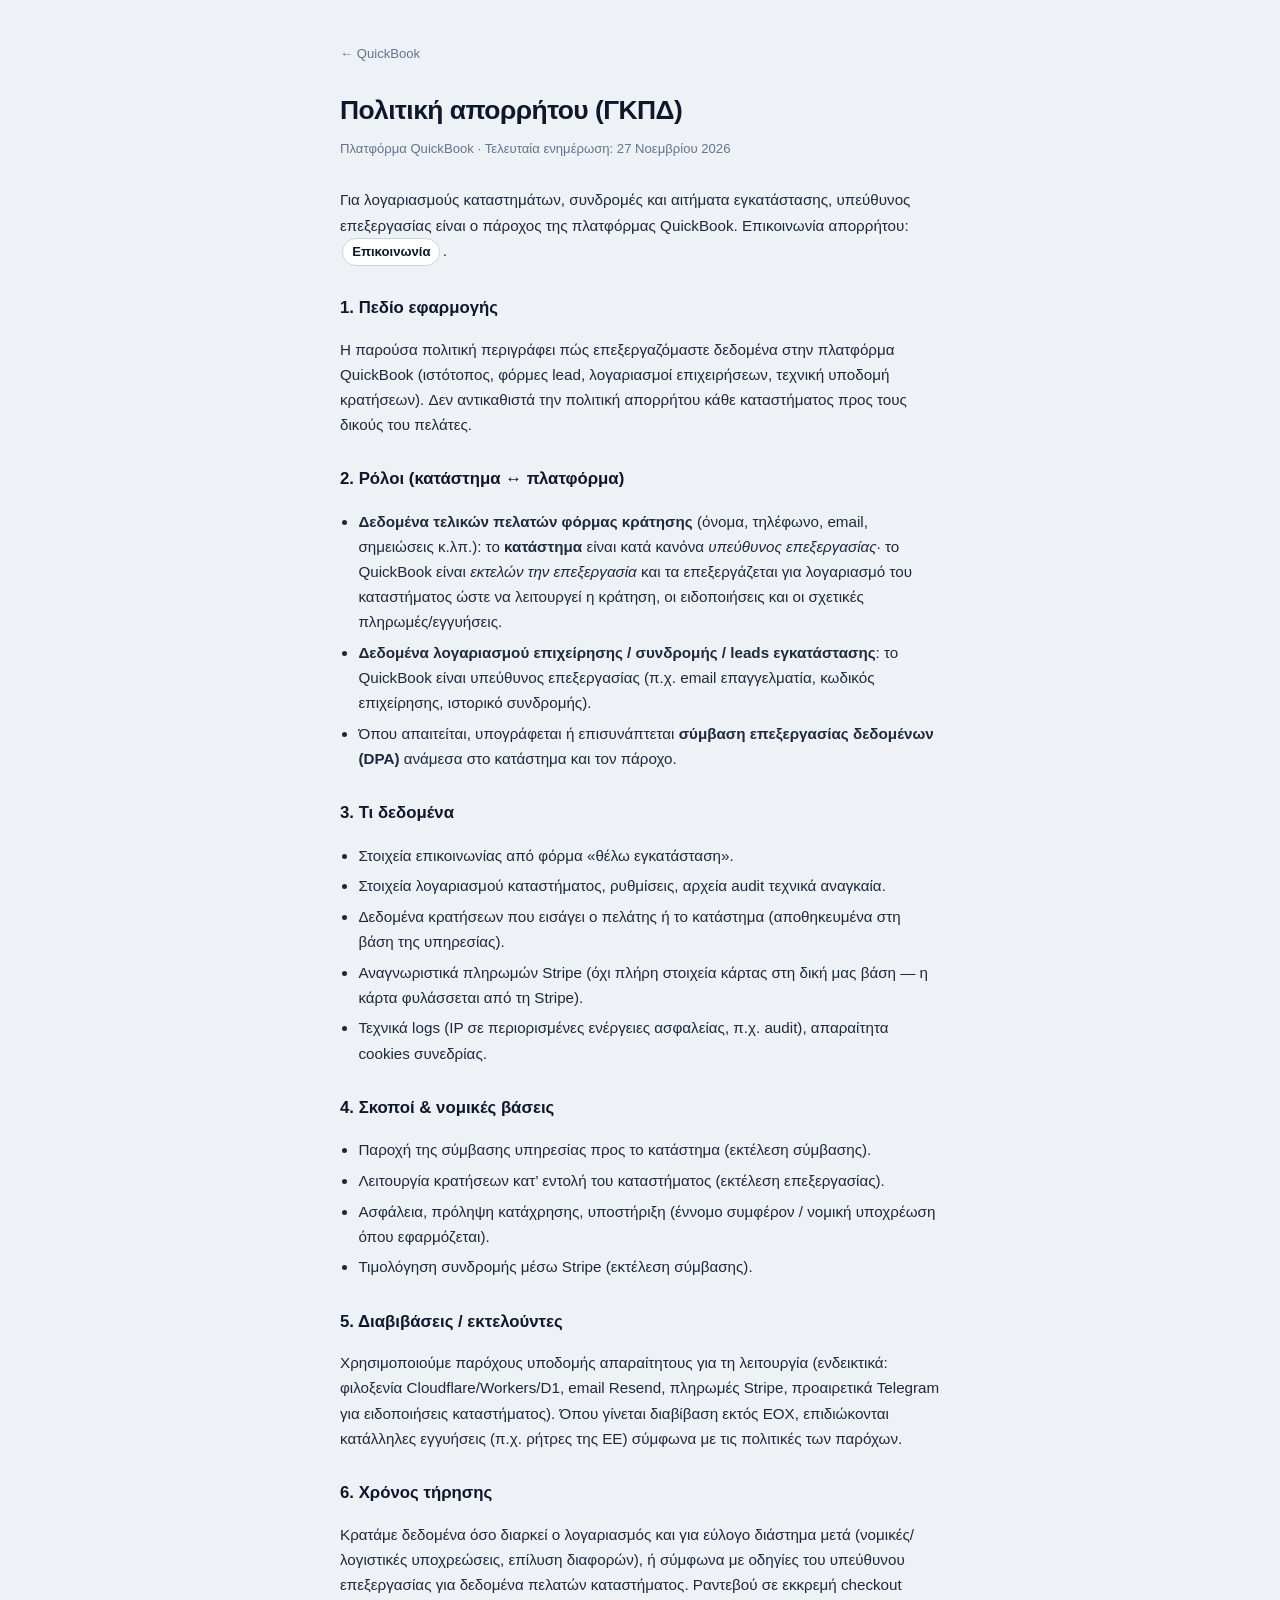
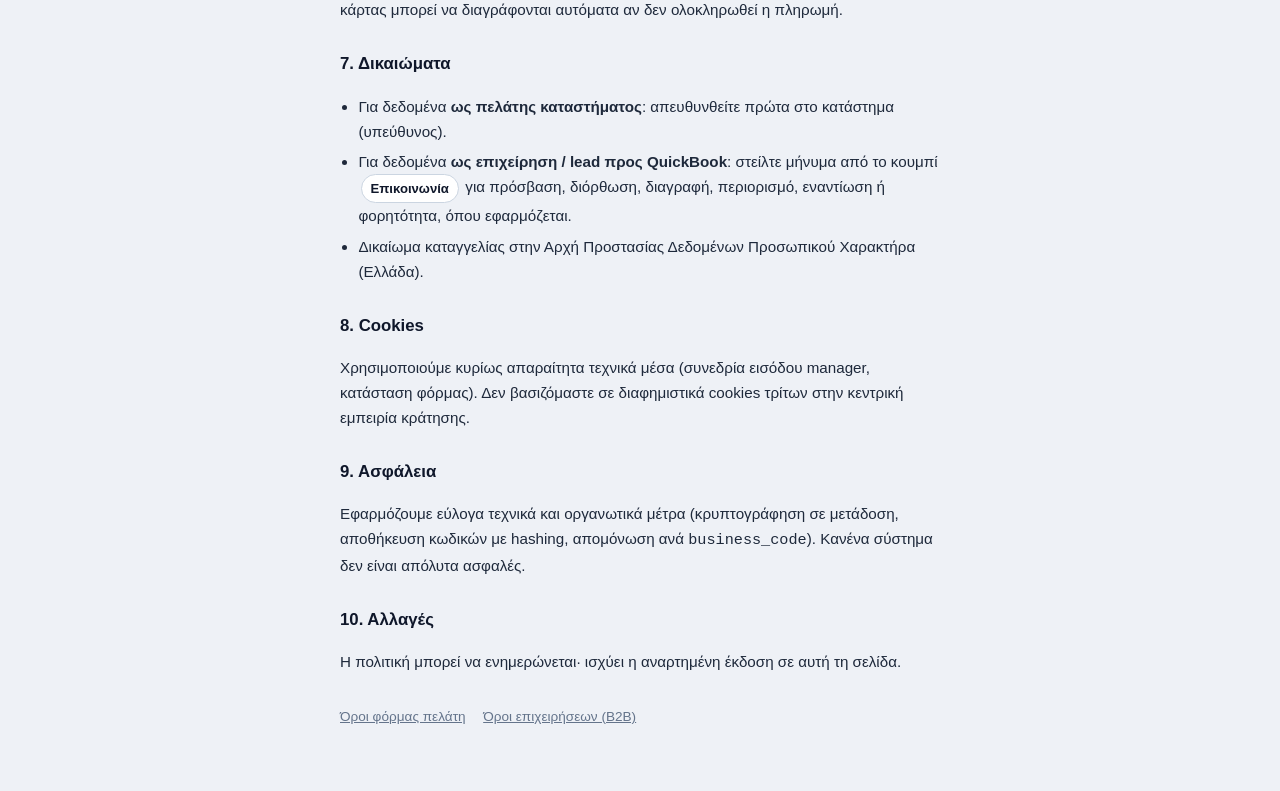
<file: aporrito.html>
<!DOCTYPE html>
<html lang="el">
<head>
  <meta charset="UTF-8">
  <meta name="viewport" content="width=device-width, initial-scale=1.0">
  <meta http-equiv="Content-Security-Policy" content="default-src 'self'; base-uri 'self'; object-src 'none'; frame-ancestors 'none'; script-src 'self'; style-src 'self' 'unsafe-inline' https://fonts.googleapis.com; font-src https://fonts.gstatic.com data:; img-src 'self' data:; connect-src 'self' https://corporate-bookings.tonisdevv.workers.dev">
  <title>Πολιτική απορρήτου — QuickBook</title>
  <link rel="icon" href="logos/quickbook_cropped.png" type="image/png">
  <link rel="preconnect" href="https://fonts.googleapis.com">
  <link rel="preconnect" href="https://fonts.gstatic.com" crossorigin>
  <link href="https://fonts.googleapis.com/css2?family=IBM+Plex+Sans:ital,wght@0,400;0,500;0,600;0,700&display=swap" rel="stylesheet">
  <style>
    :root {
      --body-font: "IBM Plex Sans", "Noto Sans", sans-serif;
      --bg: #eef1f6;
      --text: #0f172a;
      --muted: #64748b;
    }
    * { box-sizing: border-box; }
    body { margin: 0; min-height: 100vh; font-family: var(--body-font); background: var(--bg); color: var(--text); line-height: 1.65; }
    main { max-width: 40rem; margin: 0 auto; padding: 2.5rem 1.25rem 4rem; }
    h1 { margin: 0 0 0.35rem; font-size: 1.65rem; letter-spacing: -0.02em; }
    .meta { margin: 0 0 1.75rem; font-size: 0.82rem; color: var(--muted); }
    h2 { margin: 1.75rem 0 0.5rem; font-size: 1.05rem; }
    p, li { font-size: 0.95rem; color: #1e293b; }
    ul { padding-left: 1.15rem; }
    li { margin: 0.35rem 0; }
    a { color: inherit; }
    .back { display: inline-block; margin-bottom: 1.5rem; font-size: 0.82rem; color: var(--muted); text-decoration: none; }
    .back:hover { text-decoration: underline; }
    .nav-legal { display: flex; flex-wrap: wrap; gap: 0.75rem 1.1rem; margin: 2rem 0 0; font-size: 0.85rem; color: var(--muted); }
    .legal-open { margin: 0 0.15rem; padding: 0.15rem 0.55rem; border: 1px solid #cbd5e1; border-radius: 999px; background: #fff; color: #0f172a; font: inherit; font-size: 0.82rem; font-weight: 650; cursor: pointer; }
    .legal-open:hover { border-color: #4f46e5; color: #4f46e5; }
    .legal-contact { display: flex; flex-direction: column; gap: 0.7rem; margin: 1.25rem 0 0; padding: 1rem; border: 1px solid #e2e8f0; border-radius: 0.9rem; background: #fff; }
    .legal-contact[hidden] { display: none; }
    .legal-contact-title { margin: 0; font-size: 0.95rem; font-weight: 700; }
    .legal-contact label { display: flex; flex-direction: column; gap: 0.3rem; font-size: 0.82rem; font-weight: 650; }
    .legal-contact input, .legal-contact textarea { width: 100%; padding: 0.55rem 0.7rem; border: 1px solid #e2e8f0; border-radius: 0.6rem; font: inherit; font-weight: 450; }
    .legal-contact button[type="submit"] { align-self: flex-start; padding: 0.5rem 0.9rem; border: 0; border-radius: 0.65rem; background: #0f172a; color: #fff; font: inherit; font-size: 0.88rem; font-weight: 650; cursor: pointer; }
    .legal-contact button[type="submit"]:disabled { opacity: 0.6; cursor: wait; }
    .legal-honey { position: absolute; left: -9999px; height: 0; overflow: hidden; }
    .legal-status { min-height: 1.2rem; margin: 0; font-size: 0.88rem; }
    .legal-status.is-ok { color: #166534; }
    .legal-status.is-err { color: #991b1b; }
  </style>
</head>
<body>
  <main>
    <a class="back" href="index.html">← QuickBook</a>
    <h1>Πολιτική απορρήτου (ΓΚΠΔ)</h1>
    <p class="meta">Πλατφόρμα QuickBook · Τελευταία ενημέρωση: 27 Νοεμβρίου 2026</p>

    <p>Για λογαριασμούς καταστημάτων, συνδρομές και αιτήματα εγκατάστασης, υπεύθυνος επεξεργασίας είναι ο πάροχος της πλατφόρμας QuickBook. Επικοινωνία απορρήτου: <button type="button" class="legal-open" data-legal-open="Απόρρητο">Επικοινωνία</button>.</p>

    <h2>1. Πεδίο εφαρμογής</h2>
    <p>Η παρούσα πολιτική περιγράφει πώς επεξεργαζόμαστε δεδομένα στην πλατφόρμα QuickBook (ιστότοπος, φόρμες lead, λογαριασμοί επιχειρήσεων, τεχνική υποδομή κρατήσεων). Δεν αντικαθιστά την πολιτική απορρήτου κάθε καταστήματος προς τους δικούς του πελάτες.</p>

    <h2>2. Ρόλοι (κατάστημα ↔ πλατφόρμα)</h2>
    <ul>
      <li><strong>Δεδομένα τελικών πελατών φόρμας κράτησης</strong> (όνομα, τηλέφωνο, email, σημειώσεις κ.λπ.): το <strong>κατάστημα</strong> είναι κατά κανόνα <em>υπεύθυνος επεξεργασίας</em>· το QuickBook είναι <em>εκτελών την επεξεργασία</em> και τα επεξεργάζεται για λογαριασμό του καταστήματος ώστε να λειτουργεί η κράτηση, οι ειδοποιήσεις και οι σχετικές πληρωμές/εγγυήσεις.</li>
      <li><strong>Δεδομένα λογαριασμού επιχείρησης / συνδρομής / leads εγκατάστασης</strong>: το QuickBook είναι υπεύθυνος επεξεργασίας (π.χ. email επαγγελματία, κωδικός επιχείρησης, ιστορικό συνδρομής).</li>
      <li>Όπου απαιτείται, υπογράφεται ή επισυνάπτεται <strong>σύμβαση επεξεργασίας δεδομένων (DPA)</strong> ανάμεσα στο κατάστημα και τον πάροχο.</li>
    </ul>

    <h2>3. Τι δεδομένα</h2>
    <ul>
      <li>Στοιχεία επικοινωνίας από φόρμα «θέλω εγκατάσταση».</li>
      <li>Στοιχεία λογαριασμού καταστήματος, ρυθμίσεις, αρχεία audit τεχνικά αναγκαία.</li>
      <li>Δεδομένα κρατήσεων που εισάγει ο πελάτης ή το κατάστημα (αποθηκευμένα στη βάση της υπηρεσίας).</li>
      <li>Αναγνωριστικά πληρωμών Stripe (όχι πλήρη στοιχεία κάρτας στη δική μας βάση — η κάρτα φυλάσσεται από τη Stripe).</li>
      <li>Τεχνικά logs (IP σε περιορισμένες ενέργειες ασφαλείας, π.χ. audit), απαραίτητα cookies συνεδρίας.</li>
    </ul>

    <h2>4. Σκοποί &amp; νομικές βάσεις</h2>
    <ul>
      <li>Παροχή της σύμβασης υπηρεσίας προς το κατάστημα (εκτέλεση σύμβασης).</li>
      <li>Λειτουργία κρατήσεων κατ’ εντολή του καταστήματος (εκτέλεση επεξεργασίας).</li>
      <li>Ασφάλεια, πρόληψη κατάχρησης, υποστήριξη (έννομο συμφέρον / νομική υποχρέωση όπου εφαρμόζεται).</li>
      <li>Τιμολόγηση συνδρομής μέσω Stripe (εκτέλεση σύμβασης).</li>
    </ul>

    <h2>5. Διαβιβάσεις / εκτελούντες</h2>
    <p>Χρησιμοποιούμε παρόχους υποδομής απαραίτητους για τη λειτουργία (ενδεικτικά: φιλοξενία Cloudflare/Workers/D1, email Resend, πληρωμές Stripe, προαιρετικά Telegram για ειδοποιήσεις καταστήματος). Όπου γίνεται διαβίβαση εκτός ΕΟΧ, επιδιώκονται κατάλληλες εγγυήσεις (π.χ. ρήτρες της ΕΕ) σύμφωνα με τις πολιτικές των παρόχων.</p>

    <h2>6. Χρόνος τήρησης</h2>
    <p>Κρατάμε δεδομένα όσο διαρκεί ο λογαριασμός και για εύλογο διάστημα μετά (νομικές/λογιστικές υποχρεώσεις, επίλυση διαφορών), ή σύμφωνα με οδηγίες του υπεύθυνου επεξεργασίας για δεδομένα πελατών καταστήματος. Ραντεβού σε εκκρεμή checkout κάρτας μπορεί να διαγράφονται αυτόματα αν δεν ολοκληρωθεί η πληρωμή.</p>

    <h2>7. Δικαιώματα</h2>
    <ul>
      <li>Για δεδομένα <strong>ως πελάτης καταστήματος</strong>: απευθυνθείτε πρώτα στο κατάστημα (υπεύθυνος).</li>
      <li>Για δεδομένα <strong>ως επιχείρηση / lead προς QuickBook</strong>: στείλτε μήνυμα από το κουμπί <button type="button" class="legal-open" data-legal-open="Δικαιώματα">Επικοινωνία</button> για πρόσβαση, διόρθωση, διαγραφή, περιορισμό, εναντίωση ή φορητότητα, όπου εφαρμόζεται.</li>
      <li>Δικαίωμα καταγγελίας στην Αρχή Προστασίας Δεδομένων Προσωπικού Χαρακτήρα (Ελλάδα).</li>
    </ul>

    <h2>8. Cookies</h2>
    <p>Χρησιμοποιούμε κυρίως απαραίτητα τεχνικά μέσα (συνεδρία εισόδου manager, κατάσταση φόρμας). Δεν βασιζόμαστε σε διαφημιστικά cookies τρίτων στην κεντρική εμπειρία κράτησης.</p>

    <h2>9. Ασφάλεια</h2>
    <p>Εφαρμόζουμε εύλογα τεχνικά και οργανωτικά μέτρα (κρυπτογράφηση σε μετάδοση, αποθήκευση κωδικών με hashing, απομόνωση ανά <code>business_code</code>). Κανένα σύστημα δεν είναι απόλυτα ασφαλές.</p>

    <h2>10. Αλλαγές</h2>
    <p>Η πολιτική μπορεί να ενημερώνεται· ισχύει η αναρτημένη έκδοση σε αυτή τη σελίδα.</p>

    <form id="legalContact" class="legal-contact" hidden>
      <p class="legal-contact-title" id="legalContactTitle">Επικοινωνία</p>
      <p class="meta" style="margin:0;">Γράψε το email σου, για να απαντήσουμε εκεί. Το μήνυμα έρχεται στο Telegram του παρόχου.</p>
      <div class="legal-honey" aria-hidden="true"><input type="text" name="website" tabindex="-1" autocomplete="off"></div>
      <input type="hidden" name="page" value="Πολιτική απορρήτου">
      <input type="hidden" name="topic" id="legalTopic" value="Απόρρητο">
      <label>Email<input type="email" name="email" required maxlength="120" autocomplete="email"></label>
      <label>Μήνυμα<textarea name="message" required maxlength="1000" rows="4"></textarea></label>
      <button type="submit">Αποστολή</button>
      <p class="legal-status" role="status"></p>
    </form>
    <nav class="nav-legal" aria-label="Νομικά">
      <a href="oroi.html">Όροι φόρμας πελάτη</a>
      <a href="oroi-epicheiriseis.html">Όροι επιχειρήσεων (B2B)</a>
    </nav>
  </main>
  <script src="legal-contact.js"></script>
</body>
</html>
</file>
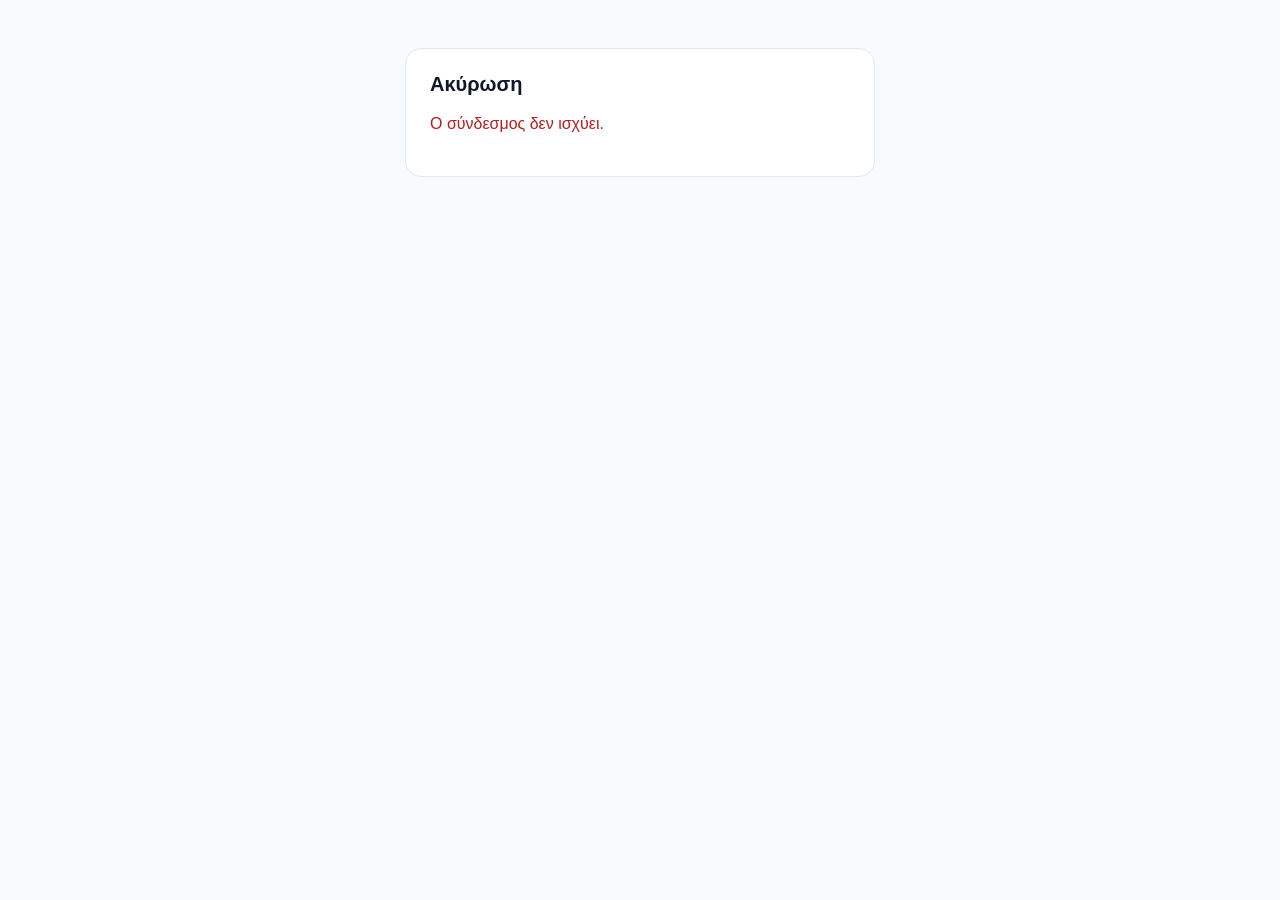
<file: cancel.html>
<!DOCTYPE html>
<html lang="el">
<head>
  <meta charset="utf-8">
  <meta name="viewport" content="width=device-width, initial-scale=1">
  <title>Ακύρωση κράτησης — QuickBook</title>
  <link rel="icon" href="logos/quickbook_cropped.png" type="image/png">
  <meta name="robots" content="noindex">
  <style>
    body { margin: 0; background: #f8fafc; color: #0f172a; font-family: Arial, Helvetica, sans-serif; }
    main { max-width: 420px; margin: 48px auto; padding: 24px; background: #fff; border: 1px solid #e2e8f0; border-radius: 16px; }
    h1 { font-size: 20px; margin: 0 0 12px; }
    p { line-height: 1.5; }
    button { background: #b45309; color: #fff; border: 0; border-radius: 10px; padding: 12px 16px; font-size: 16px; cursor: pointer; width: 100%; }
    button:disabled { opacity: .6; cursor: wait; }
    .muted { color: #64748b; font-size: 14px; }
    .err { color: #b91c1c; }
  </style>
</head>
<body>
<main id="root"><p class="muted">Φόρτωση…</p></main>
<script>
(function () {
  const API = 'https://corporate-bookings.tonisdevv.workers.dev';
  const p = new URLSearchParams(location.search);
  const b = (p.get('b') || '').trim();
  const t = (p.get('t') || '').trim();
  const root = document.getElementById('root');
  if (!b || !/^[a-f0-9]{32}$/.test(t)) {
    root.innerHTML = '<h1>Ακύρωση</h1><p class="err">Ο σύνδεσμος δεν ισχύει.</p>';
    return;
  }
  const endpoint = `${API}/api/${encodeURIComponent(b)}/cancel/${encodeURIComponent(t)}?json=1`;

  async function load() {
    try {
      const res = await fetch(endpoint, { headers: { Accept: 'application/json' }, cache: 'no-store' });
      const data = await res.json().catch(() => ({}));
      if (!res.ok || !data.ok) {
        root.innerHTML = `<h1>Ακύρωση</h1><p class="err">${esc(data.error || 'Ο σύνδεσμος δεν ισχύει.')}</p>`;
        return;
      }
      const policy = (data.policy || []).map((line) => `<p>${esc(line)}</p>`).join('');
      root.innerHTML = `
        <h1>Ακύρωση κράτησης</h1>
        <p>${esc(data.service_name || 'Ραντεβού')} · ${esc(data.when || '')} · ${esc(data.shop || '')}</p>
        ${policy}
        <button type="button" id="go">Ακύρωση κράτησης</button>
        ${data.phone ? `<p class="muted">Τηλέφωνο: ${esc(data.phone)}</p>` : ''}
      `;
      document.getElementById('go').onclick = confirmCancel;
    } catch (err) {
      root.innerHTML = '<h1>Ακύρωση</h1><p class="err">Αποτυχία φόρτωσης. Δοκίμασε ξανά.</p>';
    }
  }

  async function confirmCancel() {
    const btn = document.getElementById('go');
    if (btn) btn.disabled = true;
    try {
      const res = await fetch(endpoint, {
        method: 'POST',
        headers: { Accept: 'application/json', 'Content-Type': 'application/json' },
        body: '{}'
      });
      const data = await res.json().catch(() => ({}));
      if (!res.ok || !data.ok) {
        root.innerHTML = `<h1>Ακύρωση</h1><p class="err">${esc(data.error || 'Η ακύρωση απέτυχε.')}</p>`;
        return;
      }
      root.innerHTML = `<h1>Η κράτηση ακυρώθηκε</h1><p>${data.freed ? 'Η κράτηση ακυρώθηκε και η κάρτα ελευθερώθηκε.' : 'Η κράτηση ακυρώθηκε.'}</p>`;
    } catch (err) {
      root.innerHTML = '<h1>Ακύρωση</h1><p class="err">Αποτυχία. Δοκίμασε ξανά.</p>';
    }
  }

  function esc(s) {
    return String(s || '').replace(/[&<>"']/g, (c) => ({ '&': '&amp;', '<': '&lt;', '>': '&gt;', '"': '&quot;', "'": '&#39;' }[c]));
  }
  load();
})();
</script>
</body>
</html>
</file>
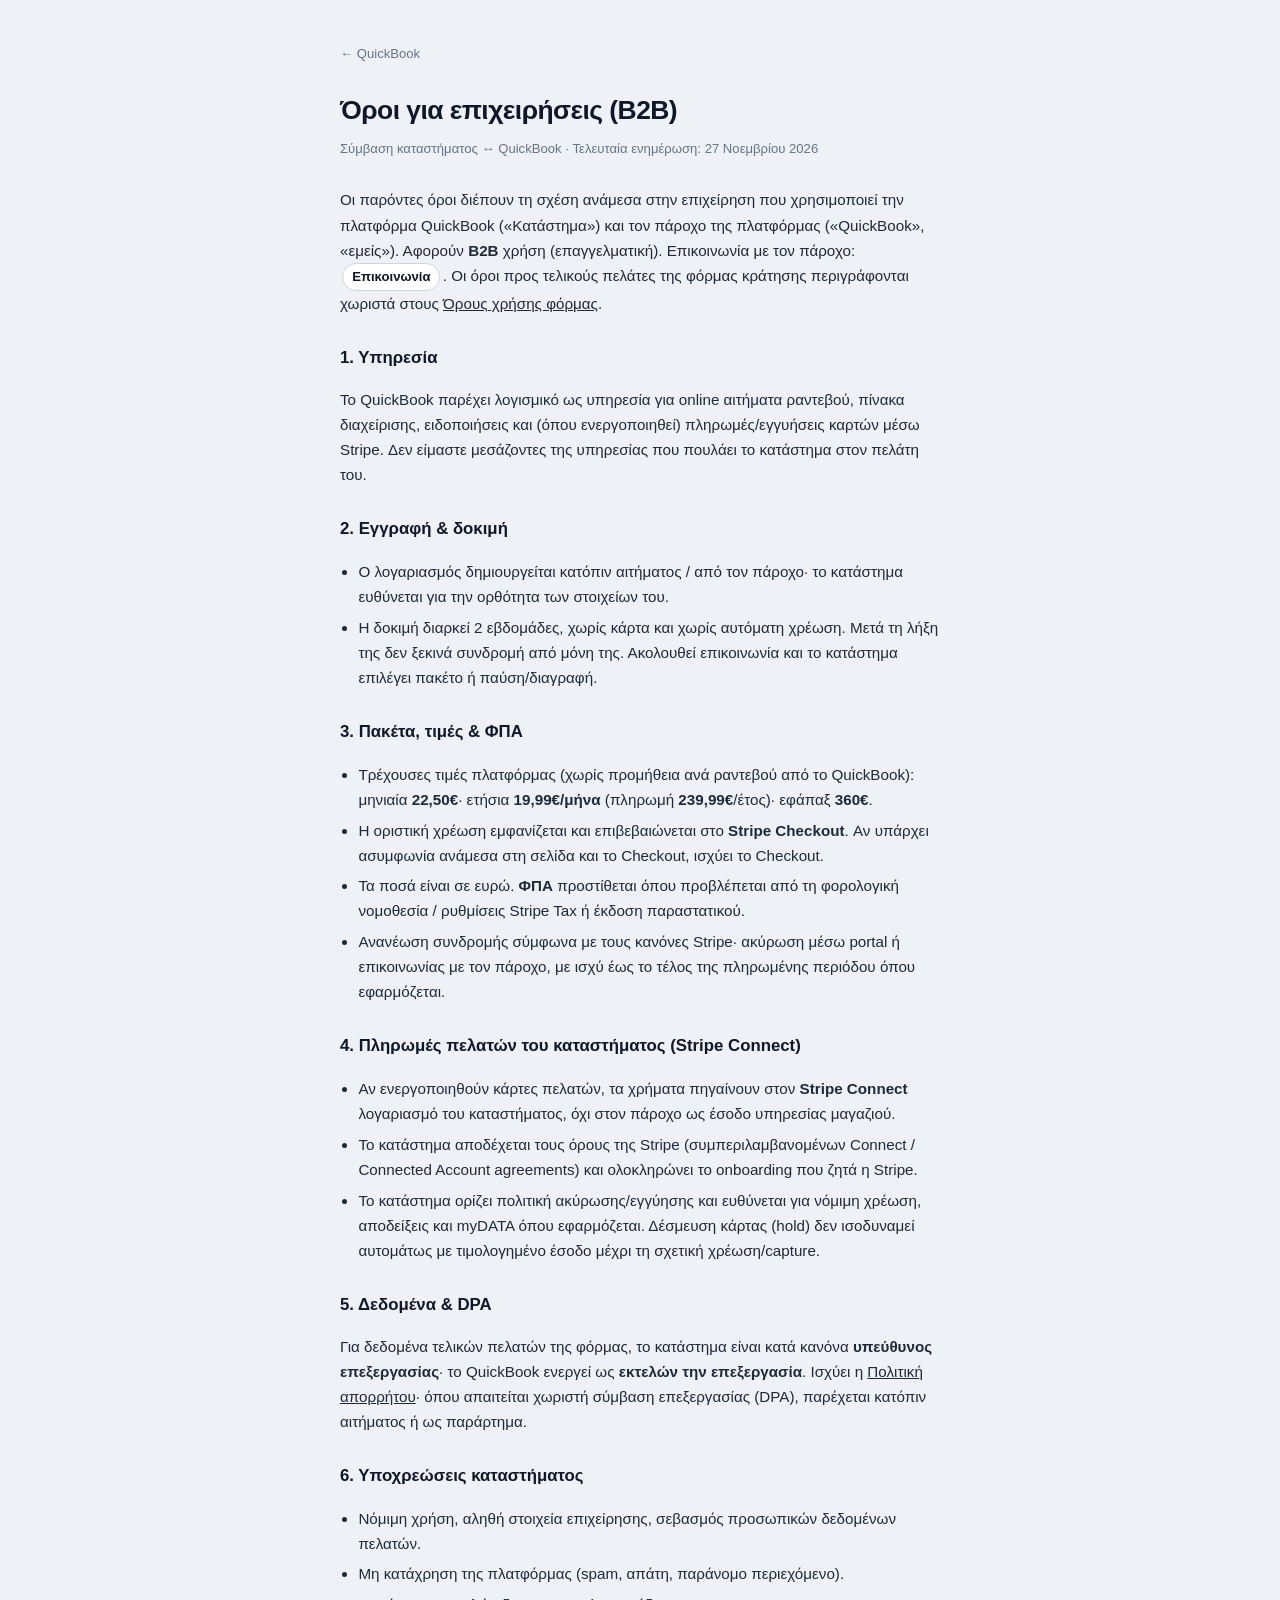
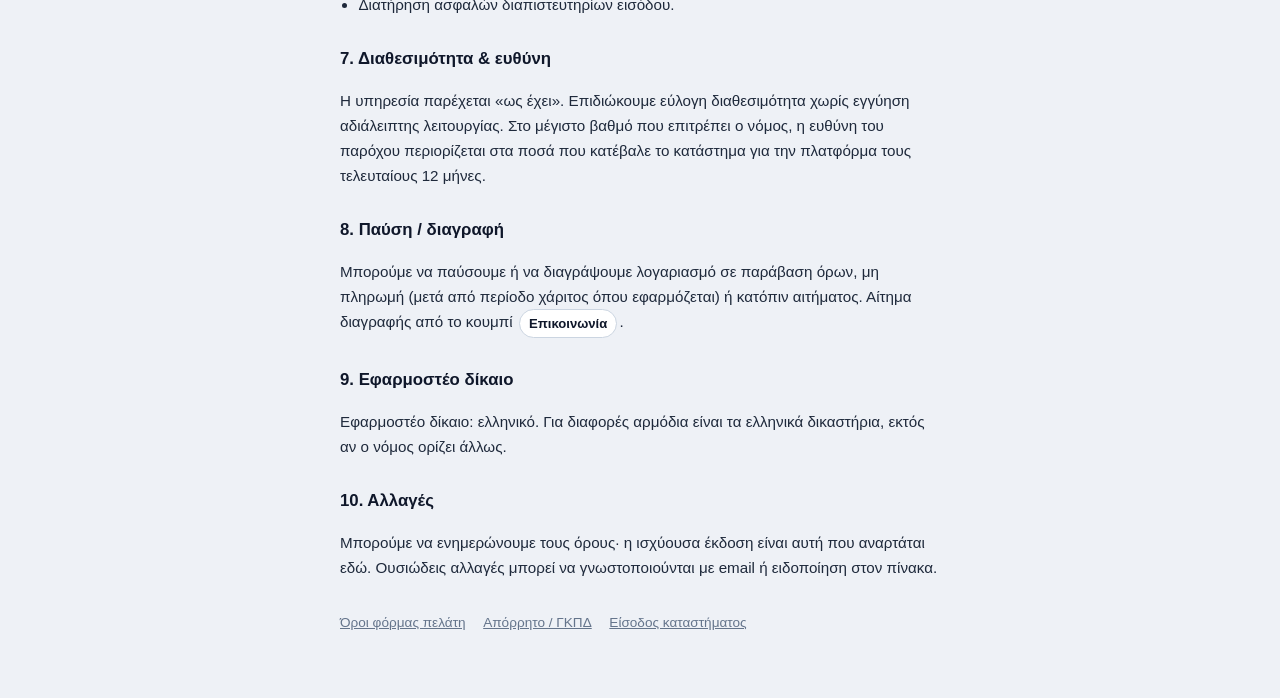
<file: oroi-epicheiriseis.html>
<!DOCTYPE html>
<html lang="el">
<head>
  <meta charset="UTF-8">
  <meta name="viewport" content="width=device-width, initial-scale=1.0">
  <meta http-equiv="Content-Security-Policy" content="default-src 'self'; base-uri 'self'; object-src 'none'; frame-ancestors 'none'; script-src 'self'; style-src 'self' 'unsafe-inline' https://fonts.googleapis.com; font-src https://fonts.gstatic.com data:; img-src 'self' data:; connect-src 'self' https://corporate-bookings.tonisdevv.workers.dev">
  <title>Όροι για επιχειρήσεις — QuickBook</title>
  <link rel="icon" href="logos/quickbook_cropped.png" type="image/png">
  <link rel="preconnect" href="https://fonts.googleapis.com">
  <link rel="preconnect" href="https://fonts.gstatic.com" crossorigin>
  <link href="https://fonts.googleapis.com/css2?family=IBM+Plex+Sans:ital,wght@0,400;0,500;0,600;0,700&display=swap" rel="stylesheet">
  <style>
    :root {
      --body-font: "IBM Plex Sans", "Noto Sans", sans-serif;
      --bg: #eef1f6;
      --text: #0f172a;
      --muted: #64748b;
    }
    * { box-sizing: border-box; }
    body { margin: 0; min-height: 100vh; font-family: var(--body-font); background: var(--bg); color: var(--text); line-height: 1.65; }
    main { max-width: 40rem; margin: 0 auto; padding: 2.5rem 1.25rem 4rem; }
    h1 { margin: 0 0 0.35rem; font-size: 1.65rem; letter-spacing: -0.02em; }
    .meta { margin: 0 0 1.75rem; font-size: 0.82rem; color: var(--muted); }
    h2 { margin: 1.75rem 0 0.5rem; font-size: 1.05rem; }
    p, li { font-size: 0.95rem; color: #1e293b; }
    ul { padding-left: 1.15rem; }
    li { margin: 0.35rem 0; }
    a { color: inherit; }
    .back { display: inline-block; margin-bottom: 1.5rem; font-size: 0.82rem; color: var(--muted); text-decoration: none; }
    .back:hover { text-decoration: underline; }
    .nav-legal { display: flex; flex-wrap: wrap; gap: 0.75rem 1.1rem; margin: 2rem 0 0; font-size: 0.85rem; color: var(--muted); }
    .legal-open { margin: 0 0.15rem; padding: 0.15rem 0.55rem; border: 1px solid #cbd5e1; border-radius: 999px; background: #fff; color: #0f172a; font: inherit; font-size: 0.82rem; font-weight: 650; cursor: pointer; }
    .legal-open:hover { border-color: #4f46e5; color: #4f46e5; }
    .legal-contact { display: flex; flex-direction: column; gap: 0.7rem; margin: 1.25rem 0 0; padding: 1rem; border: 1px solid #e2e8f0; border-radius: 0.9rem; background: #fff; }
    .legal-contact[hidden] { display: none; }
    .legal-contact-title { margin: 0; font-size: 0.95rem; font-weight: 700; }
    .legal-contact label { display: flex; flex-direction: column; gap: 0.3rem; font-size: 0.82rem; font-weight: 650; }
    .legal-contact input, .legal-contact textarea { width: 100%; padding: 0.55rem 0.7rem; border: 1px solid #e2e8f0; border-radius: 0.6rem; font: inherit; font-weight: 450; }
    .legal-contact button[type="submit"] { align-self: flex-start; padding: 0.5rem 0.9rem; border: 0; border-radius: 0.65rem; background: #0f172a; color: #fff; font: inherit; font-size: 0.88rem; font-weight: 650; cursor: pointer; }
    .legal-contact button[type="submit"]:disabled { opacity: 0.6; cursor: wait; }
    .legal-honey { position: absolute; left: -9999px; height: 0; overflow: hidden; }
    .legal-status { min-height: 1.2rem; margin: 0; font-size: 0.88rem; }
    .legal-status.is-ok { color: #166534; }
    .legal-status.is-err { color: #991b1b; }
  </style>
</head>
<body>
  <main>
    <a class="back" href="index.html">← QuickBook</a>
    <h1>Όροι για επιχειρήσεις (B2B)</h1>
    <p class="meta">Σύμβαση καταστήματος ↔ QuickBook · Τελευταία ενημέρωση: 27 Νοεμβρίου 2026</p>

    <p>Οι παρόντες όροι διέπουν τη σχέση ανάμεσα στην επιχείρηση που χρησιμοποιεί την πλατφόρμα QuickBook («Κατάστημα») και τον πάροχο της πλατφόρμας («QuickBook», «εμείς»). Αφορούν <strong>B2B</strong> χρήση (επαγγελματική). Επικοινωνία με τον πάροχο: <button type="button" class="legal-open" data-legal-open="Επικοινωνία">Επικοινωνία</button>. Οι όροι προς τελικούς πελάτες της φόρμας κράτησης περιγράφονται χωριστά στους <a href="oroi.html">Όρους χρήσης φόρμας</a>.</p>

    <h2>1. Υπηρεσία</h2>
    <p>Το QuickBook παρέχει λογισμικό ως υπηρεσία για online αιτήματα ραντεβού, πίνακα διαχείρισης, ειδοποιήσεις και (όπου ενεργοποιηθεί) πληρωμές/εγγυήσεις καρτών μέσω Stripe. Δεν είμαστε μεσάζοντες της υπηρεσίας που πουλάει το κατάστημα στον πελάτη του.</p>

    <h2>2. Εγγραφή &amp; δοκιμή</h2>
    <ul>
      <li>Ο λογαριασμός δημιουργείται κατόπιν αιτήματος / από τον πάροχο· το κατάστημα ευθύνεται για την ορθότητα των στοιχείων του.</li>
      <li>Η δοκιμή διαρκεί 2 εβδομάδες, χωρίς κάρτα και χωρίς αυτόματη χρέωση. Μετά τη λήξη της δεν ξεκινά συνδρομή από μόνη της. Ακολουθεί επικοινωνία και το κατάστημα επιλέγει πακέτο ή παύση/διαγραφή.</li>
    </ul>

    <h2>3. Πακέτα, τιμές &amp; ΦΠΑ</h2>
    <ul>
      <li>Τρέχουσες τιμές πλατφόρμας (χωρίς προμήθεια ανά ραντεβού από το QuickBook): μηνιαία <strong>22,50€</strong>· ετήσια <strong>19,99€/μήνα</strong> (πληρωμή <strong>239,99€</strong>/έτος)· εφάπαξ <strong>360€</strong>.</li>
      <li>Η οριστική χρέωση εμφανίζεται και επιβεβαιώνεται στο <strong>Stripe Checkout</strong>. Αν υπάρχει ασυμφωνία ανάμεσα στη σελίδα και το Checkout, ισχύει το Checkout.</li>
      <li>Τα ποσά είναι σε ευρώ. <strong>ΦΠΑ</strong> προστίθεται όπου προβλέπεται από τη φορολογική νομοθεσία / ρυθμίσεις Stripe Tax ή έκδοση παραστατικού.</li>
      <li>Ανανέωση συνδρομής σύμφωνα με τους κανόνες Stripe· ακύρωση μέσω portal ή επικοινωνίας με τον πάροχο, με ισχύ έως το τέλος της πληρωμένης περιόδου όπου εφαρμόζεται.</li>
    </ul>

    <h2>4. Πληρωμές πελατών του καταστήματος (Stripe Connect)</h2>
    <ul>
      <li>Αν ενεργοποιηθούν κάρτες πελατών, τα χρήματα πηγαίνουν στον <strong>Stripe Connect</strong> λογαριασμό του καταστήματος, όχι στον πάροχο ως έσοδο υπηρεσίας μαγαζιού.</li>
      <li>Το κατάστημα αποδέχεται τους όρους της Stripe (συμπεριλαμβανομένων Connect / Connected Account agreements) και ολοκληρώνει το onboarding που ζητά η Stripe.</li>
      <li>Το κατάστημα ορίζει πολιτική ακύρωσης/εγγύησης και ευθύνεται για νόμιμη χρέωση, αποδείξεις και myDATA όπου εφαρμόζεται. Δέσμευση κάρτας (hold) δεν ισοδυναμεί αυτομάτως με τιμολογημένο έσοδο μέχρι τη σχετική χρέωση/capture.</li>
    </ul>

    <h2>5. Δεδομένα &amp; DPA</h2>
    <p>Για δεδομένα τελικών πελατών της φόρμας, το κατάστημα είναι κατά κανόνα <strong>υπεύθυνος επεξεργασίας</strong>· το QuickBook ενεργεί ως <strong>εκτελών την επεξεργασία</strong>. Ισχύει η <a href="aporrito.html">Πολιτική απορρήτου</a>· όπου απαιτείται χωριστή σύμβαση επεξεργασίας (DPA), παρέχεται κατόπιν αιτήματος ή ως παράρτημα.</p>

    <h2>6. Υποχρεώσεις καταστήματος</h2>
    <ul>
      <li>Νόμιμη χρήση, αληθή στοιχεία επιχείρησης, σεβασμός προσωπικών δεδομένων πελατών.</li>
      <li>Μη κατάχρηση της πλατφόρμας (spam, απάτη, παράνομο περιεχόμενο).</li>
      <li>Διατήρηση ασφαλών διαπιστευτηρίων εισόδου.</li>
    </ul>

    <h2>7. Διαθεσιμότητα &amp; ευθύνη</h2>
    <p>Η υπηρεσία παρέχεται «ως έχει». Επιδιώκουμε εύλογη διαθεσιμότητα χωρίς εγγύηση αδιάλειπτης λειτουργίας. Στο μέγιστο βαθμό που επιτρέπει ο νόμος, η ευθύνη του παρόχου περιορίζεται στα ποσά που κατέβαλε το κατάστημα για την πλατφόρμα τους τελευταίους 12 μήνες.</p>

    <h2>8. Παύση / διαγραφή</h2>
    <p>Μπορούμε να παύσουμε ή να διαγράψουμε λογαριασμό σε παράβαση όρων, μη πληρωμή (μετά από περίοδο χάριτος όπου εφαρμόζεται) ή κατόπιν αιτήματος. Αίτημα διαγραφής από το κουμπί <button type="button" class="legal-open" data-legal-open="Διαγραφή λογαριασμού">Επικοινωνία</button>.</p>

    <h2>9. Εφαρμοστέο δίκαιο</h2>
    <p>Εφαρμοστέο δίκαιο: ελληνικό. Για διαφορές αρμόδια είναι τα ελληνικά δικαστήρια, εκτός αν ο νόμος ορίζει άλλως.</p>

    <h2>10. Αλλαγές</h2>
    <p>Μπορούμε να ενημερώνουμε τους όρους· η ισχύουσα έκδοση είναι αυτή που αναρτάται εδώ. Ουσιώδεις αλλαγές μπορεί να γνωστοποιούνται με email ή ειδοποίηση στον πίνακα.</p>

    <form id="legalContact" class="legal-contact" hidden>
      <p class="legal-contact-title" id="legalContactTitle">Επικοινωνία</p>
      <p class="meta" style="margin:0;">Γράψε το email σου, για να απαντήσουμε εκεί. Το μήνυμα έρχεται στο Telegram του παρόχου.</p>
      <div class="legal-honey" aria-hidden="true"><input type="text" name="website" tabindex="-1" autocomplete="off"></div>
      <input type="hidden" name="page" value="Όροι επιχειρήσεων">
      <input type="hidden" name="topic" id="legalTopic" value="Επικοινωνία">
      <label>Email<input type="email" name="email" required maxlength="120" autocomplete="email"></label>
      <label>Μήνυμα<textarea name="message" required maxlength="1000" rows="4"></textarea></label>
      <button type="submit">Αποστολή</button>
      <p class="legal-status" role="status"></p>
    </form>
    <nav class="nav-legal" aria-label="Νομικά">
      <a href="oroi.html">Όροι φόρμας πελάτη</a>
      <a href="aporrito.html">Απόρρητο / ΓΚΠΔ</a>
      <a href="manager.html">Είσοδος καταστήματος</a>
    </nav>
  </main>
  <script src="legal-contact.js"></script>
</body>
</html>
</file>
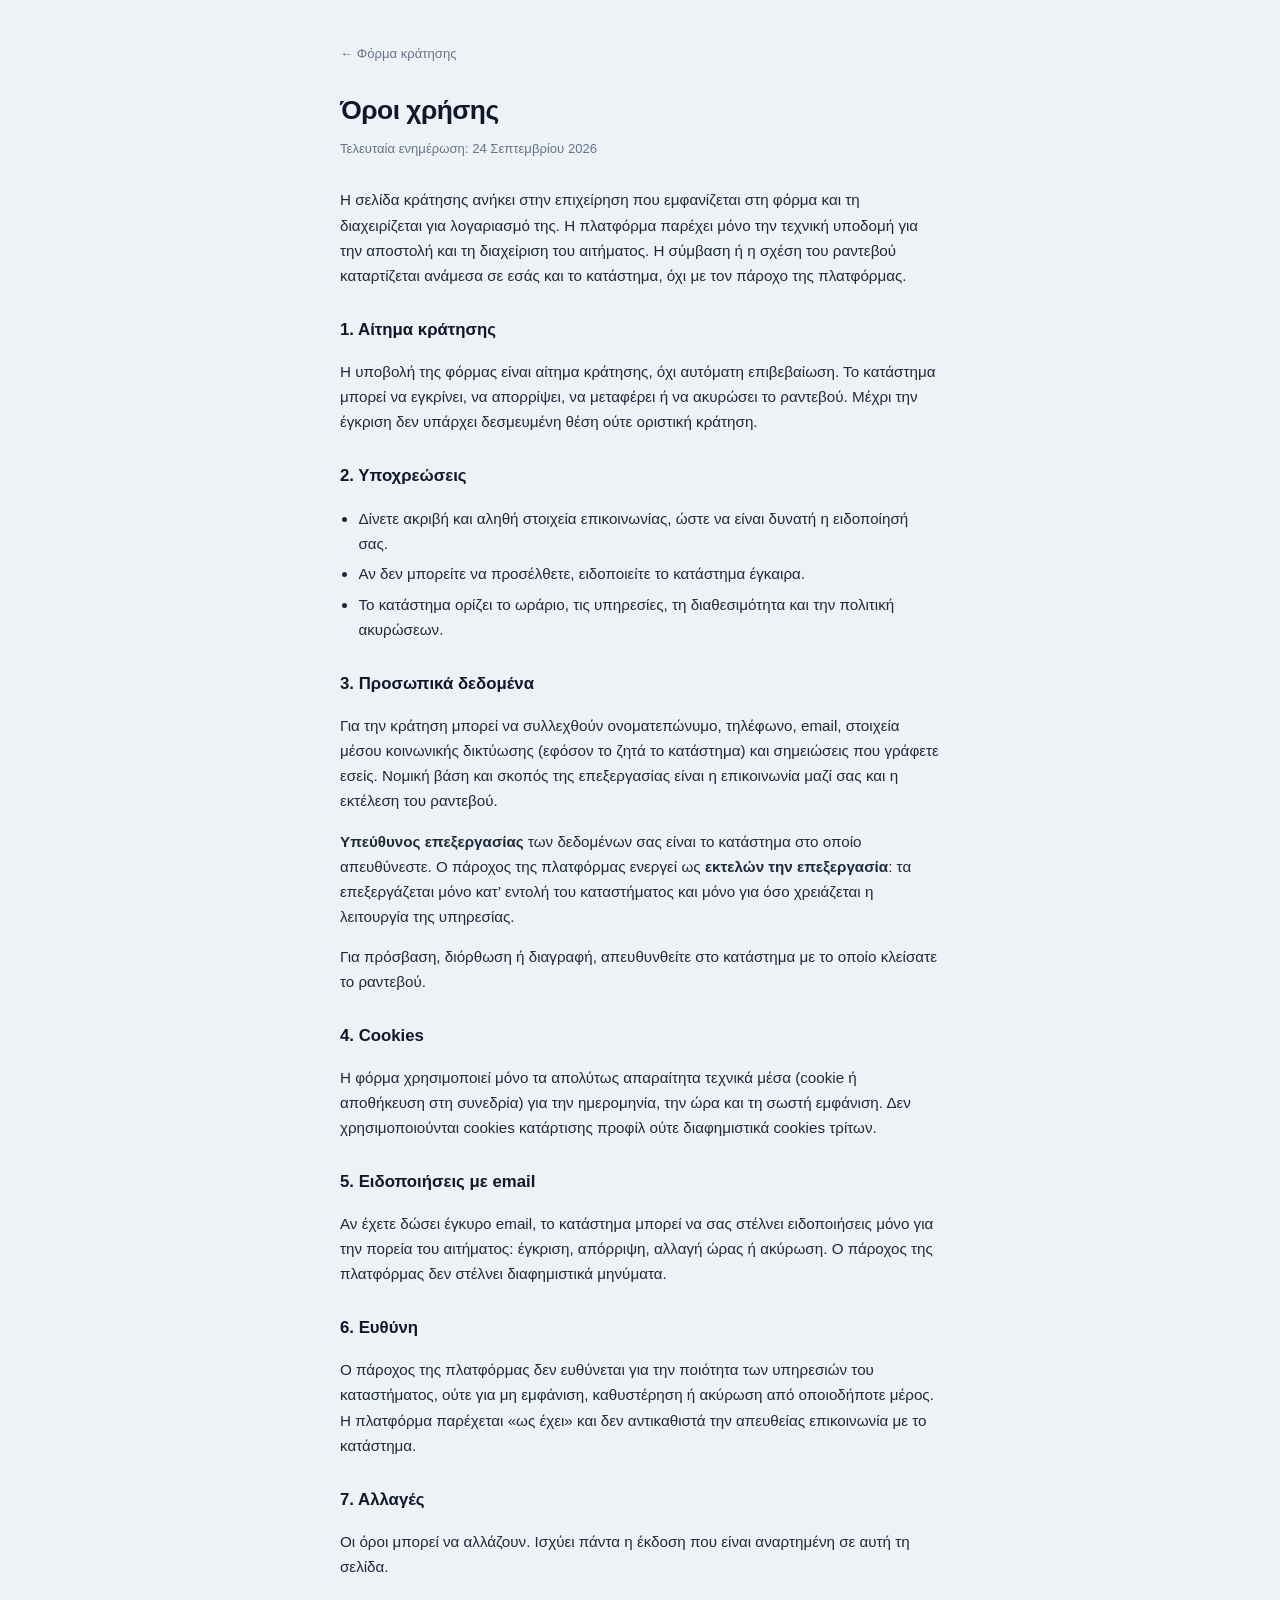
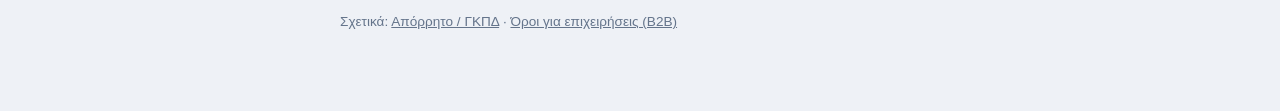
<file: oroi.html>
<!DOCTYPE html>
<html lang="el">
<head>
  <meta charset="UTF-8">
  <meta name="viewport" content="width=device-width, initial-scale=1.0">
  <meta http-equiv="Content-Security-Policy" content="default-src 'self'; base-uri 'self'; object-src 'none'; frame-ancestors 'none'; script-src 'none'; style-src 'self' 'unsafe-inline' https://fonts.googleapis.com; font-src https://fonts.gstatic.com data:; img-src 'self' data:">
  <title>Όροι χρήσης</title>
  <link rel="icon" href="logos/quickbook_cropped.png" type="image/png">
  <link rel="preconnect" href="https://fonts.googleapis.com">
  <link rel="preconnect" href="https://fonts.gstatic.com" crossorigin>
  <link href="https://fonts.googleapis.com/css2?family=IBM+Plex+Sans:ital,wght@0,400;0,500;0,600;0,700&display=swap" rel="stylesheet">
  <style>
    :root {
      --body-font: "IBM Plex Sans", "Noto Sans", sans-serif;
      --bg: #eef1f6;
      --text: #0f172a;
      --muted: #64748b;
      --line: #e2e8f0;
    }
    * { box-sizing: border-box; }
    body {
      margin: 0;
      min-height: 100vh;
      font-family: var(--body-font);
      background: var(--bg);
      color: var(--text);
      line-height: 1.65;
    }
    main {
      max-width: 40rem;
      margin: 0 auto;
      padding: 2.5rem 1.25rem 4rem;
    }
    h1 {
      margin: 0 0 0.35rem;
      font-size: 1.65rem;
      letter-spacing: -0.02em;
    }
    .meta { margin: 0 0 1.75rem; font-size: 0.82rem; color: var(--muted); }
    h2 {
      margin: 1.75rem 0 0.5rem;
      font-size: 1.05rem;
    }
    p, li { font-size: 0.95rem; color: #1e293b; }
    ul { padding-left: 1.15rem; }
    li { margin: 0.35rem 0; }
    a { color: inherit; }
    .back {
      display: inline-block;
      margin-bottom: 1.5rem;
      font-size: 0.82rem;
      color: var(--muted);
      text-decoration: none;
    }
    .back:hover { text-decoration: underline; }
  </style>
</head>
<body>
  <main>
    <a class="back" href="index.html">← Φόρμα κράτησης</a>
    <h1>Όροι χρήσης</h1>
    <p class="meta">Τελευταία ενημέρωση: 24 Σεπτεμβρίου 2026</p>

    <p>Η σελίδα κράτησης ανήκει στην επιχείρηση που εμφανίζεται στη φόρμα και τη διαχειρίζεται για λογαριασμό της. Η πλατφόρμα παρέχει μόνο την τεχνική υποδομή για την αποστολή και τη διαχείριση του αιτήματος. Η σύμβαση ή η σχέση του ραντεβού καταρτίζεται ανάμεσα σε εσάς και το κατάστημα, όχι με τον πάροχο της πλατφόρμας.</p>

    <h2>1. Αίτημα κράτησης</h2>
    <p>Η υποβολή της φόρμας είναι αίτημα κράτησης, όχι αυτόματη επιβεβαίωση. Το κατάστημα μπορεί να εγκρίνει, να απορρίψει, να μεταφέρει ή να ακυρώσει το ραντεβού. Μέχρι την έγκριση δεν υπάρχει δεσμευμένη θέση ούτε οριστική κράτηση.</p>

    <h2>2. Υποχρεώσεις</h2>
    <ul>
      <li>Δίνετε ακριβή και αληθή στοιχεία επικοινωνίας, ώστε να είναι δυνατή η ειδοποίησή σας.</li>
      <li>Αν δεν μπορείτε να προσέλθετε, ειδοποιείτε το κατάστημα έγκαιρα.</li>
      <li>Το κατάστημα ορίζει το ωράριο, τις υπηρεσίες, τη διαθεσιμότητα και την πολιτική ακυρώσεων.</li>
    </ul>

    <h2>3. Προσωπικά δεδομένα</h2>
    <p>Για την κράτηση μπορεί να συλλεχθούν ονοματεπώνυμο, τηλέφωνο, email, στοιχεία μέσου κοινωνικής δικτύωσης (εφόσον το ζητά το κατάστημα) και σημειώσεις που γράφετε εσείς. Νομική βάση και σκοπός της επεξεργασίας είναι η επικοινωνία μαζί σας και η εκτέλεση του ραντεβού.</p>
    <p><strong>Υπεύθυνος επεξεργασίας</strong> των δεδομένων σας είναι το κατάστημα στο οποίο απευθύνεστε. Ο πάροχος της πλατφόρμας ενεργεί ως <strong>εκτελών την επεξεργασία</strong>: τα επεξεργάζεται μόνο κατ’ εντολή του καταστήματος και μόνο για όσο χρειάζεται η λειτουργία της υπηρεσίας.</p>
    <p>Για πρόσβαση, διόρθωση ή διαγραφή, απευθυνθείτε στο κατάστημα με το οποίο κλείσατε το ραντεβού.</p>

    <h2>4. Cookies</h2>
    <p>Η φόρμα χρησιμοποιεί μόνο τα απολύτως απαραίτητα τεχνικά μέσα (cookie ή αποθήκευση στη συνεδρία) για την ημερομηνία, την ώρα και τη σωστή εμφάνιση. Δεν χρησιμοποιούνται cookies κατάρτισης προφίλ ούτε διαφημιστικά cookies τρίτων.</p>

    <h2>5. Ειδοποιήσεις με email</h2>
    <p>Αν έχετε δώσει έγκυρο email, το κατάστημα μπορεί να σας στέλνει ειδοποιήσεις μόνο για την πορεία του αιτήματος: έγκριση, απόρριψη, αλλαγή ώρας ή ακύρωση. Ο πάροχος της πλατφόρμας δεν στέλνει διαφημιστικά μηνύματα.</p>

    <h2>6. Ευθύνη</h2>
    <p>Ο πάροχος της πλατφόρμας δεν ευθύνεται για την ποιότητα των υπηρεσιών του καταστήματος, ούτε για μη εμφάνιση, καθυστέρηση ή ακύρωση από οποιοδήποτε μέρος. Η πλατφόρμα παρέχεται «ως έχει» και δεν αντικαθιστά την απευθείας επικοινωνία με το κατάστημα.</p>

    <h2>7. Αλλαγές</h2>
    <p>Οι όροι μπορεί να αλλάζουν. Ισχύει πάντα η έκδοση που είναι αναρτημένη σε αυτή τη σελίδα.</p>

    <p style="margin-top:2rem;font-size:0.85rem;color:#64748b;">
      Σχετικά: <a href="aporrito.html">Απόρρητο / ΓΚΠΔ</a> ·
      <a href="oroi-epicheiriseis.html">Όροι για επιχειρήσεις (B2B)</a>
    </p>
  </main>
</body>
</html>
</file>
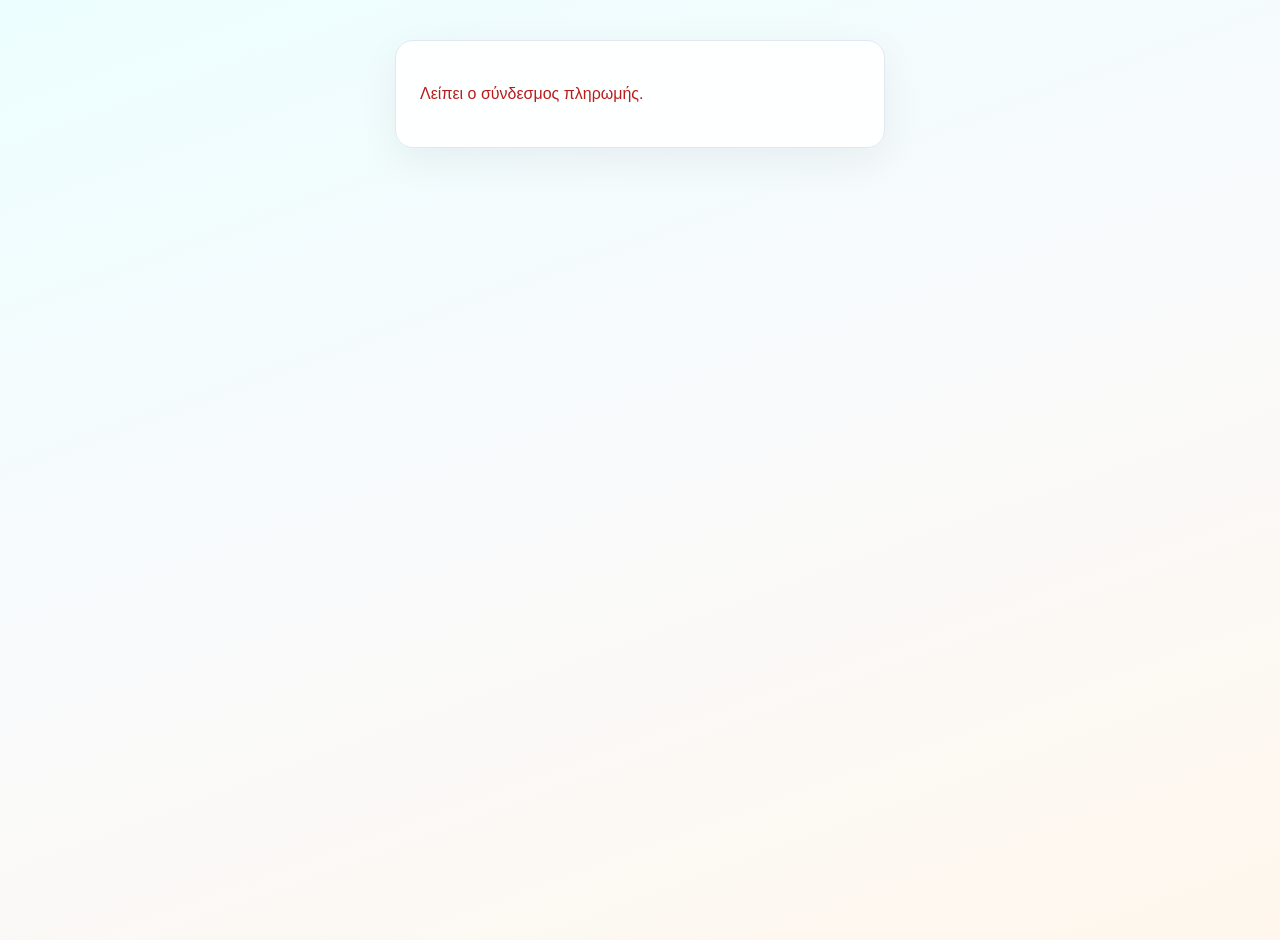
<file: pay.html>
<!DOCTYPE html>
<html lang="el">
<head>
  <meta charset="utf-8">
  <meta name="viewport" content="width=device-width, initial-scale=1">
  <title>Επίλεξε πακέτο — QuickBook</title>
  <link rel="icon" href="logos/quickbook_cropped.png" type="image/png">
  <meta name="robots" content="noindex">
  <style>
    body { margin: 0; background: linear-gradient(160deg, #ecfeff 0%, #f8fafc 45%, #fff7ed 100%); color: #0f172a; font-family: Georgia, 'Times New Roman', serif; min-height: 100vh; }
    main { max-width: 440px; margin: 40px auto; padding: 28px 24px; background: rgba(255,255,255,.92); border: 1px solid #e2e8f0; border-radius: 18px; box-shadow: 0 12px 40px rgba(15,23,42,.06); }
    .brand { font-size: 13px; letter-spacing: .08em; text-transform: uppercase; color: #0f766e; font-family: Arial, sans-serif; margin: 0 0 8px; }
    h1 { font-size: 26px; margin: 0 0 8px; line-height: 1.2; }
    .lead { color: #475569; font-size: 15px; line-height: 1.5; margin: 0 0 20px; font-family: Arial, sans-serif; }
    .plan { display: block; width: 100%; text-align: left; margin: 0 0 10px; padding: 14px 16px; border: 1.5px solid #cbd5e1; border-radius: 12px; background: #fff; cursor: pointer; font-family: Arial, sans-serif; }
    .plan.is-on { border-color: #0f766e; background: #f0fdfa; }
    .plan strong { display: block; font-size: 16px; }
    .plan span { color: #64748b; font-size: 13px; }
    button.go { width: 100%; margin-top: 14px; background: #0f766e; color: #fff; border: 0; border-radius: 12px; padding: 14px 16px; font-size: 16px; font-weight: 700; cursor: pointer; font-family: Arial, sans-serif; }
    button.go:disabled { opacity: .55; cursor: wait; }
    .err { color: #b91c1c; font-family: Arial, sans-serif; }
    .muted { color: #64748b; font-size: 13px; font-family: Arial, sans-serif; }
  </style>
</head>
<body>
<main id="root"><p class="muted">Φόρτωση…</p></main>
<script>
(function () {
  const API = 'https://corporate-bookings.tonisdevv.workers.dev';
  const token = new URLSearchParams(location.search).get('token') || '';
  const root = document.getElementById('root');
  let selected = 'year';

  if (!token) {
    root.innerHTML = '<p class="err">Λείπει ο σύνδεσμος πληρωμής.</p>';
    return;
  }

  async function load() {
    try {
      const res = await fetch(`${API}/api/billing-invite?token=${encodeURIComponent(token)}`, { cache: 'no-store' });
      const data = await res.json().catch(() => ({}));
      if (!res.ok) {
        root.innerHTML = `<p class="err">${esc(data.error || 'Ο σύνδεσμος δεν ισχύει.')}</p>`;
        return;
      }
      if (!data.billing_enabled) {
        root.innerHTML = `<p class="brand">QuickBook</p><h1>${esc(data.name || 'Το κατάστημά σου')}</h1><p class="lead">Οι συνδρομές δεν είναι ενεργές ακόμα. Θα σε ειδοποιήσουμε όταν ανοίξει η πληρωμή.</p>`;
        return;
      }
      if (data.checkout_blocked) {
        root.innerHTML = `<p class="brand">QuickBook</p><h1>${esc(data.name || 'Το κατάστημά σου')}</h1><p class="lead">${esc(data.checkout_blocked)}</p>`;
        return;
      }
      const plans = (data.plans || []).map((p) => `
        <button type="button" class="plan${p.id === selected ? ' is-on' : ''}" data-plan="${esc(p.id)}">
          <strong>${esc(p.label)}</strong>
          <span>${esc(p.price)}</span>
        </button>
      `).join('');
      root.innerHTML = `
        <p class="brand">QuickBook</p>
        <h1>${esc(data.name || 'Το κατάστημά σου')}</h1>
        <p class="lead">Διάλεξε πακέτο και πλήρωσε. Η πρόσβαση στο manager ενεργοποιείται αυτόματα μετά την πληρωμή.</p>
        <div id="plans">${plans}</div>
        <button type="button" class="go" id="pay">Συνέχεια στην πληρωμή</button>
        <p class="muted" style="margin-top:12px;">Χωρίς εγγραφή — ο σύνδεσμος είναι προσωπικός για το κατάστημά σου.</p>
        <p id="status" class="muted" role="status"></p>
      `;
      root.querySelectorAll('.plan').forEach((btn) => {
        btn.onclick = () => {
          selected = btn.getAttribute('data-plan');
          root.querySelectorAll('.plan').forEach((el) => el.classList.toggle('is-on', el === btn));
        };
      });
      document.getElementById('pay').onclick = checkout;
    } catch (err) {
      root.innerHTML = '<p class="err">Αποτυχία φόρτωσης. Δοκίμασε ξανά.</p>';
    }
  }

  async function checkout() {
    const btn = document.getElementById('pay');
    const status = document.getElementById('status');
    if (btn) btn.disabled = true;
    if (status) status.textContent = 'Άνοιγμα Stripe…';
    try {
      const res = await fetch(`${API}/api/billing-invite/checkout`, {
        method: 'POST',
        headers: { 'Content-Type': 'application/json' },
        body: JSON.stringify({ token, plan: selected })
      });
      const data = await res.json().catch(() => ({}));
      if (!res.ok || !data.url) {
        if (status) status.innerHTML = `<span class="err">${esc(data.error || 'Αποτυχία')}</span>`;
        if (btn) btn.disabled = false;
        return;
      }
      location.href = data.url;
    } catch (err) {
      if (status) status.innerHTML = '<span class="err">Αποτυχία σύνδεσης.</span>';
      if (btn) btn.disabled = false;
    }
  }

  function esc(s) {
    return String(s || '').replace(/[&<>"']/g, (c) => ({ '&': '&amp;', '<': '&lt;', '>': '&gt;', '"': '&quot;', "'": '&#39;' }[c]));
  }
  load();
})();
</script>
</body>
</html>
</file>
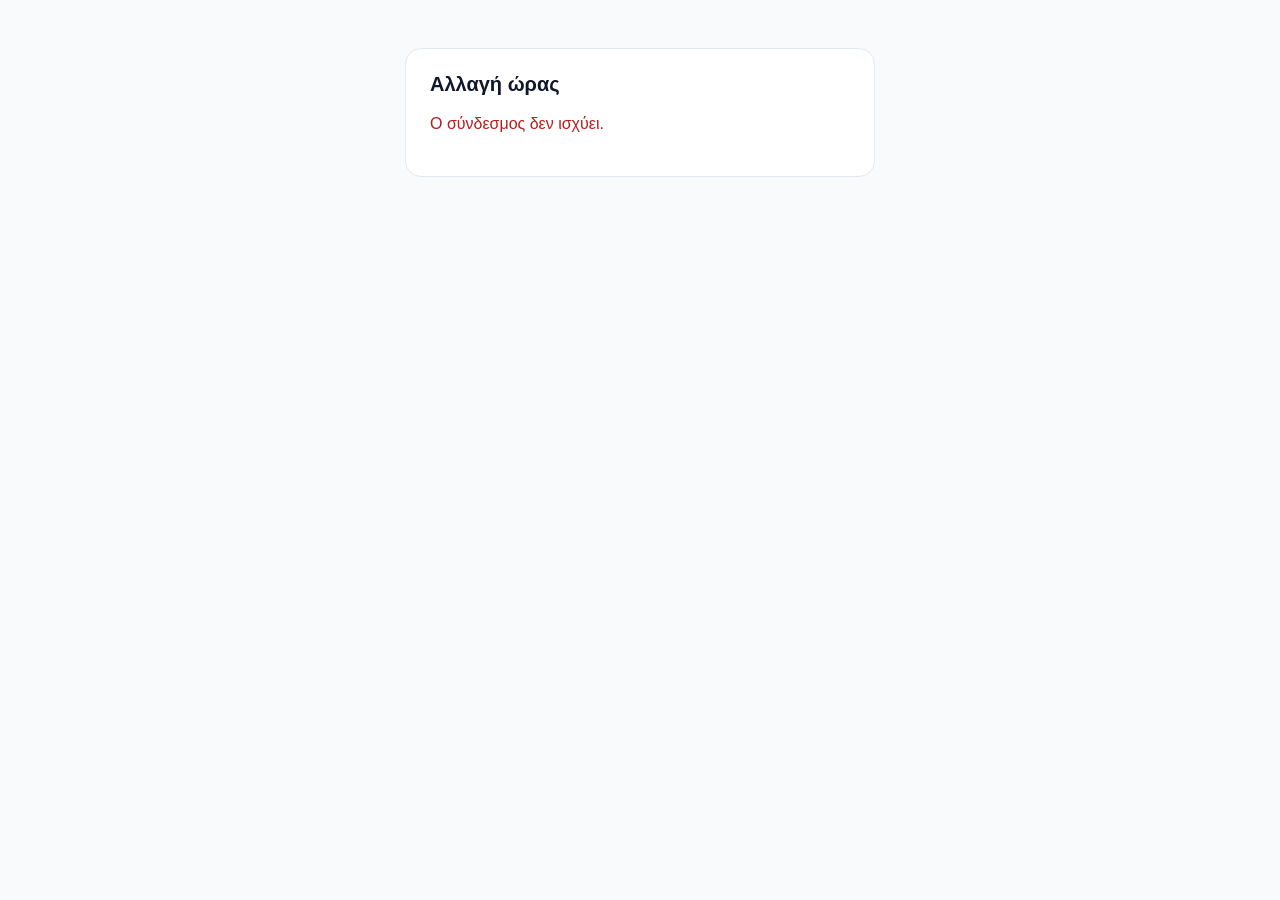
<file: propose.html>
<!DOCTYPE html>
<html lang="el">
<head>
  <meta charset="utf-8">
  <meta name="viewport" content="width=device-width, initial-scale=1">
  <title>Πρόταση ώρας — QuickBook</title>
  <link rel="icon" href="logos/quickbook_cropped.png" type="image/png">
  <meta name="robots" content="noindex">
  <style>
    body { margin: 0; background: #f8fafc; color: #0f172a; font-family: Arial, Helvetica, sans-serif; }
    main { max-width: 420px; margin: 48px auto; padding: 24px; background: #fff; border: 1px solid #e2e8f0; border-radius: 16px; }
    h1 { font-size: 20px; margin: 0 0 12px; }
    p { line-height: 1.5; }
    button { background: #0f766e; color: #fff; border: 0; border-radius: 10px; padding: 12px 16px; font-size: 16px; cursor: pointer; width: 100%; }
    button:disabled { opacity: .6; cursor: wait; }
    .muted { color: #64748b; font-size: 14px; }
    .err { color: #b91c1c; }
  </style>
</head>
<body>
<main id="root"><p class="muted">Φόρτωση…</p></main>
<script>
(function () {
  const API = 'https://corporate-bookings.tonisdevv.workers.dev';
  const p = new URLSearchParams(location.search);
  const b = (p.get('b') || '').trim();
  const t = (p.get('t') || '').trim();
  const root = document.getElementById('root');
  if (!b || !/^[a-f0-9]{32}$/.test(t)) {
    root.innerHTML = '<h1>Αλλαγή ώρας</h1><p class="err">Ο σύνδεσμος δεν ισχύει.</p>';
    return;
  }
  const endpoint = `${API}/api/${encodeURIComponent(b)}/propose/${encodeURIComponent(t)}?json=1`;

  async function load() {
    try {
      const res = await fetch(endpoint, { headers: { Accept: 'application/json' }, cache: 'no-store' });
      const data = await res.json().catch(() => ({}));
      if (!res.ok || !data.ok) {
        root.innerHTML = `<h1>Αλλαγή ώρας</h1><p class="err">${esc(data.error || 'Ο σύνδεσμος δεν ισχύει.')}</p>`;
        return;
      }
      const title = data.from_waitlist ? 'Προσφορά ώρας από λίστα αναμονής' : 'Πρόταση νέας ώρας';
      const lead = data.from_waitlist
        ? `<p>Άδειασε μια ώρα. Αν μπορείς να έρθεις, πάτα αποδοχή.</p><p>Πρόταση: <strong>${esc(data.proposed_when)}</strong></p>`
        : `<p>Τώρα: <strong>${esc(data.current_when)}</strong></p><p>Νέα πρόταση: <strong>${esc(data.proposed_when)}</strong></p>`;
      const btn = data.from_waitlist ? 'Ναι, μπορώ — κλείσε με' : 'Αποδοχή νέας ώρας';
      root.innerHTML = `
        <h1>${esc(title)}</h1>
        <p>${esc(data.service_name || 'Ραντεβού')} · ${esc(data.shop || '')}</p>
        ${lead}
        <button type="button" id="go">${esc(btn)}</button>
        <p class="muted" style="margin-top:16px;">Αν δεν σου ταιριάζει, αγνόησε το μήνυμα ή τηλεφώνησε το κατάστημα.</p>
        ${data.phone ? `<p class="muted">Τηλέφωνο: ${esc(data.phone)}</p>` : ''}
      `;
      document.getElementById('go').onclick = accept;
    } catch (err) {
      root.innerHTML = '<h1>Αλλαγή ώρας</h1><p class="err">Αποτυχία φόρτωσης. Δοκίμασε ξανά.</p>';
    }
  }

  async function accept() {
    const btn = document.getElementById('go');
    if (btn) btn.disabled = true;
    try {
      const res = await fetch(endpoint, {
        method: 'POST',
        headers: { Accept: 'application/json', 'Content-Type': 'application/json' },
        body: '{}'
      });
      const data = await res.json().catch(() => ({}));
      if (!res.ok || !data.ok) {
        root.innerHTML = `<h1>Αλλαγή ώρας</h1><p class="err">${esc(data.error || 'Η αποδοχή απέτυχε.')}</p>`;
        return;
      }
      root.innerHTML = `<h1>${data.from_waitlist ? 'Κλείστηκε' : 'Η ώρα ενημερώθηκε'}</h1>
        <p>Το ραντεβού σου ${data.from_waitlist ? 'κλείστηκε' : 'μεταφέρθηκε'} στις <strong>${esc(data.when)}</strong>.</p>`;
    } catch (err) {
      root.innerHTML = '<h1>Αλλαγή ώρας</h1><p class="err">Αποτυχία. Δοκίμασε ξανά.</p>';
    }
  }

  function esc(s) {
    return String(s || '').replace(/[&<>"']/g, (c) => ({ '&': '&amp;', '<': '&lt;', '>': '&gt;', '"': '&quot;', "'": '&#39;' }[c]));
  }
  load();
})();
</script>
</body>
</html>
</file>
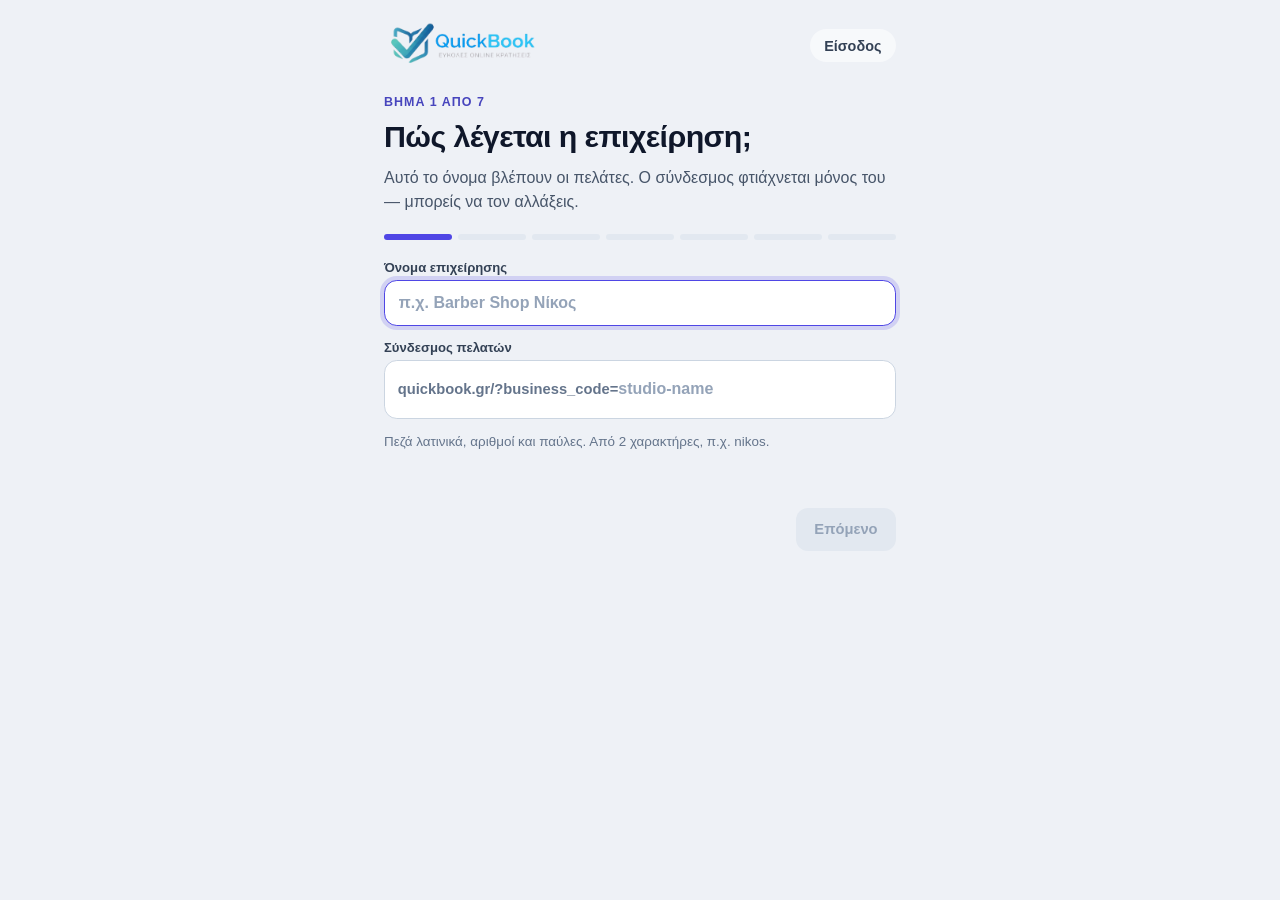
<file: signup.html>
<!DOCTYPE html>
<html lang="el">
<head>
    <meta charset="UTF-8">
    <meta name="viewport" content="width=device-width, initial-scale=1.0">
    <meta http-equiv="Content-Security-Policy" content="default-src 'self'; base-uri 'self'; object-src 'none'; frame-ancestors 'none'; script-src 'self'; style-src 'self' 'unsafe-inline' https://fonts.googleapis.com; font-src 'self' https://fonts.gstatic.com data:; img-src 'self' data: blob: https:; connect-src 'self' https://corporate-bookings.tonisdevv.workers.dev">
    <title>Δημιουργία προφίλ | QuickBook</title>
    <link rel="icon" href="logos/quickbook_cropped.png" type="image/png">
    <link rel="preconnect" href="https://fonts.googleapis.com">
    <link rel="preconnect" href="https://fonts.gstatic.com" crossorigin>
    <link href="https://fonts.googleapis.com/css2?family=IBM+Plex+Sans:ital,wght@0,400;0,500;0,600;0,700&display=swap" rel="stylesheet">
    <link rel="stylesheet" href="style.css?v=20261128k">
    <style>
        :root {
            color-scheme: light;
            --body-font: "IBM Plex Sans", "Noto Sans", sans-serif;
            --heading-font: "IBM Plex Sans", "Noto Sans", sans-serif;
            --bg-color: #eef1f6;
            --text-color: #0f172a;
            --text-muted: #64748b;
            --field-bg: #ffffff;
            --field-border: #cbd5e1;
            --brand-color: #4f46e5;
        }
    </style>
</head>
<body>
    <div class="page-bg" aria-hidden="true"></div>
    <main class="wizard">
        <header class="wizard-nav">
            <a href="index.html"><img class="home-mark" src="logos/quickbook_logo.png" alt="QuickBook"></a>
            <a class="home-nav-link" href="manager.html">Είσοδος</a>
        </header>
        <div id="wizardLive">
            <p class="wizard-kicker" id="wizardKicker">Βήμα 1 από 7</p>
            <h1 id="wizardTitle">Πώς λέγεται η επιχείρηση;</h1>
            <p class="wizard-lead" id="wizardLead">Αυτό το όνομα βλέπουν οι πελάτες. Ο σύνδεσμος φτιάχνεται μόνος του.</p>
            <div class="wizard-progress" id="wizardProgress" role="tablist" aria-label="Βήματα"></div>
            <form id="signupForm">
                <div class="home-honey" aria-hidden="true">
                    <input type="text" name="website" tabindex="-1" autocomplete="off">
                </div>
                <section class="wizard-step" data-step="0">
                    <label>Όνομα επιχείρησης
                        <input id="signupName" name="name" required maxlength="80" autocomplete="organization" placeholder="π.χ. Barber Shop Νίκος">
                    </label>
                    <label>Σύνδεσμος πελατών
                        <span class="wizard-linkbar"><span class="wizard-link-prefix">quickbook.gr/?business_code=</span><input id="signupCode" name="business_code" required maxlength="48" autocapitalize="none" spellcheck="false" autocomplete="off" placeholder="studio-name" aria-label="Κωδικός συνδέσμου"></span>
                    </label>
                    <p class="wizard-rule" id="signupCodeRule">Πεζά λατινικά, αριθμοί και παύλες. Από 2 χαρακτήρες, π.χ. nikos.</p>
                </section>
                <section class="wizard-step" data-step="1" hidden>
                    <label>Email
                        <input id="signupEmail" name="email" type="email" required maxlength="120" autocomplete="email" placeholder="name@email.com">
                    </label>
                    <label>Τηλέφωνο <span style="font-weight:500;color:#64748b;">προαιρετικό</span>
                        <input id="signupPhone" name="phone" type="tel" maxlength="40" autocomplete="tel" inputmode="tel">
                    </label>
                    <label>Διεύθυνση <span style="font-weight:500;color:#64748b;">προαιρετικό</span>
                        <input id="signupAddress" name="address" maxlength="160" autocomplete="street-address">
                    </label>
                </section>
                <section class="wizard-step" data-step="2" hidden>
                    <label>Κωδικός
                        <input id="signupPass" name="password" type="password" required minlength="8" maxlength="200" autocomplete="new-password">
                    </label>
                    <label>Ξανά ο κωδικός
                        <input id="signupPass2" name="password2" type="password" required minlength="8" maxlength="200" autocomplete="new-password">
                    </label>
                    <button type="button" class="home-lead-mini" id="signupShowPass">Εμφάνιση κωδικού</button>
                    <ul class="wizard-rules" id="signupPassRules">
                        <li data-rule="len">Τουλάχιστον 8 χαρακτήρες</li>
                        <li data-rule="match">Ίδιος και τις δύο φορές</li>
                    </ul>
                </section>
                <section class="wizard-step" data-step="3" hidden>
                    <div class="wizard-swatches" id="signupSwatches" role="listbox" aria-label="Χρώμα"></div>
                    <label>Ή διάλεξε ακριβές χρώμα
                        <input id="signupColor" name="brand_color" type="color" value="#4f46e5">
                    </label>
                    <label>Λογότυπο <span style="font-weight:500;color:#64748b;">προαιρετικό</span>
                        <input id="signupLogo" type="file" accept="image/png,image/jpeg,image/webp">
                    </label>
                    <label>Ή σύνδεσμος εικόνας
                        <input id="signupLogoUrl" name="logo_url" type="url" placeholder="https://…">
                    </label>
                    <div class="wizard-preview" id="signupPreview" aria-hidden="true">
                        <img id="signupPreviewLogo" alt="" hidden>
                        <strong id="signupPreviewName">Η επιχείρησή σου</strong>
                        <span>Αίτημα για ραντεβού</span>
                    </div>
                </section>
                <section class="wizard-step" data-step="4" hidden>
                    <div class="wizard-days" id="signupDays">
                        <button type="button" class="wizard-day is-on" data-day="1" aria-pressed="true">Δευ</button>
                        <button type="button" class="wizard-day is-on" data-day="2" aria-pressed="true">Τρί</button>
                        <button type="button" class="wizard-day is-on" data-day="3" aria-pressed="true">Τετ</button>
                        <button type="button" class="wizard-day is-on" data-day="4" aria-pressed="true">Πέμ</button>
                        <button type="button" class="wizard-day is-on" data-day="5" aria-pressed="true">Παρ</button>
                        <button type="button" class="wizard-day" data-day="6" aria-pressed="false">Σάβ</button>
                        <button type="button" class="wizard-day" data-day="0" aria-pressed="false">Κυρ</button>
                    </div>
                    <p class="wizard-rule" id="signupHoursNote">Ισχύει για όλες τις μέρες που επέλεξες. Δεύτερη βάρδια είναι για διάλειμμα, π.χ. πρωί και απόγευμα, χωρίς να πέφτει πάνω στην πρώτη.</p>
                    <div id="signupShifts">
                        <div class="wizard-shift">
                            <input type="time" value="09:00" aria-label="Από">
                            <span>–</span>
                            <input type="time" value="21:00" aria-label="Έως">
                        </div>
                    </div>
                    <button type="button" class="home-lead-mini" id="signupAddShift">+ Βάρδια</button>
                    <label class="wizard-check">
                        <input id="signupPerDay" type="checkbox">
                        <span>Κάποια μέρα έχει άλλο ωράριο</span>
                    </label>
                    <div id="signupDayHours" hidden></div>
                </section>
                <section class="wizard-step" data-step="5" hidden>
                    <div id="signupServices">
                        <div class="wizard-service">
                            <input type="text" value="Ραντεβού" maxlength="80" aria-label="Όνομα υπηρεσίας">
                            <input type="number" min="15" max="480" value="60" aria-label="Διάρκεια λεπτά">
                            <input type="number" min="0" step="0.5" placeholder="Τιμή €" aria-label="Τιμή">
                        </div>
                    </div>
                    <button type="button" class="home-lead-mini" id="signupAddService">+ Υπηρεσία</button>
                </section>
                <section class="wizard-step" data-step="6" hidden>
                    <ul class="wizard-summary" id="signupSummary"></ul>
                    <label class="wizard-check">
                        <input id="signupTerms" type="checkbox" name="accept_terms">
                        <span>Αποδέχομαι τους <a href="oroi-epicheiriseis.html" target="_blank" rel="noopener">όρους επιχειρήσεων</a></span>
                    </label>
                </section>
                <p id="signupStatus" class="home-lead-status" role="status"></p>
                <div class="wizard-actions">
                    <button type="button" class="wizard-back" id="wizardBack" hidden>Πίσω</button>
                    <button type="button" class="home-lead-submit" id="wizardNext">Επόμενο</button>
                    <button type="submit" class="home-lead-submit" id="wizardCreate" hidden>Δημιουργία προφίλ</button>
                </div>
            </form>
        </div>
        <section id="wizardDone" class="wizard-done" hidden>
            <p class="wizard-kicker">Έτοιμο</p>
            <h1>Το προφίλ δημιουργήθηκε</h1>
            <p class="wizard-lead" id="wizardDoneText"></p>
            <a class="home-lead-submit home-create-link" id="wizardDoneLink" href="manager.html">Είσοδος στον πίνακα</a>
        </section>
    </main>
    <script src="signup.js?v=20261128f"></script>
</body>
</html>
</file>
<file: style.css>
/* [SECTION: CSS-PAGE] */
html { color-scheme: light; }
.hidden { display: none !important; }
.submit-spin { width: 1.25rem; height: 1.25rem; color: #fff; animation: submit-spin 0.8s linear infinite; }
@keyframes submit-spin { to { transform: rotate(360deg); } }
body {
  margin: 0;
  min-height: 100vh;
  color: var(--text-color) !important;
  font-family: var(--body-font) !important;
}

body,
.booking-card,
button,
input,
select,
textarea,
label,
option {
  font-family: var(--body-font) !important;
}

h1, h2, h3 {
  font-family: var(--heading-font) !important;
  color: var(--text-color) !important;
  font-weight: 650;
  letter-spacing: -0.02em;
}

.page-bg {
  position: fixed;
  inset: 0;
  z-index: 0;
  pointer-events: none;
  background: var(--bg-color);
}
.page-bg::before {
  content: "";
  position: absolute;
  inset: 0;
  background:
    radial-gradient(ellipse 70% 50% at 50% 0%, var(--glow), transparent 62%),
    radial-gradient(ellipse 45% 40% at 85% 95%, color-mix(in srgb, var(--brand-color) 18%, transparent), transparent 55%);
  opacity: 0;
  transition: opacity 0.35s ease;
}

.booking-shell {
  position: relative;
  z-index: 1;
  min-height: 100vh;
  display: flex;
  align-items: center;
  justify-content: center;
  padding: 2.75rem 1.5rem 4.75rem;
}

.booking-card {
  width: 100%;
  max-width: 30rem;
  padding: 2.6rem 2.4rem 2.2rem;
  background: var(--card-bg) !important;
  border: 1px solid color-mix(in srgb, var(--text-color) 7%, var(--card-bg));
  border-radius: var(--card-radius);
  box-shadow: 0 14px 32px rgba(15, 23, 42, 0.16);
  transition: box-shadow 0.28s ease, border-color 0.28s ease;
}
html[data-mode="home"] .booking-shell > .booking-card,
html[data-mode="home"] .rhapsodus-stamp { display: none !important; }
html[data-mode="book"] .home { display: none !important; }
html[data-embed="1"] .page-bg,
html[data-embed="1"] .rhapsodus-stamp { display: none !important; }
html[data-embed="1"],
html[data-embed="1"] body { background: transparent !important; min-height: 0 !important; }
html[data-embed="1"] .booking-shell { padding: 0 !important; }
html[data-embed="1"] .booking-card { margin: 0 auto; box-shadow: none; }
html[data-mode="home"] .booking-shell {
  display: block;
  min-height: 100vh;
  padding: 0;
}
html[data-mode="home"] .page-bg {
  background:
    radial-gradient(ellipse 90% 55% at 12% -10%, color-mix(in srgb, var(--brand-color) 16%, #eef1f6), transparent 58%),
    radial-gradient(ellipse 70% 45% at 92% 8%, color-mix(in srgb, var(--brand-color) 10%, transparent), transparent 55%),
    linear-gradient(180deg, #f4f6fa 0%, #e8edf5 48%, #eef1f6 100%);
}
html[data-mode="home"] .page-bg::before {
  opacity: 0.55;
}
@media (hover: hover) and (pointer: fine) {
  body:has(.booking-card:hover) .page-bg::before { opacity: 1; }
  .booking-card:hover {
    border-color: color-mix(in srgb, var(--brand-color) 32%, var(--border-color));
    box-shadow:
      0 0 0 1px color-mix(in srgb, var(--brand-color) 22%, transparent),
      0 0 90px color-mix(in srgb, var(--brand-color) 32%, transparent),
      0 28px 56px rgba(15, 23, 42, 0.12);
  }
}

.form-loader {
  text-align: center;
  padding: 3.5rem 0;
  color: var(--text-muted);
}
.form-loader p { margin: 0.85rem 0 0; font-size: 0.9rem; }
.form-loader-dot {
  display: inline-block;
  width: 0.7rem;
  height: 0.7rem;
  border-radius: 50%;
  background: var(--brand-color);
  box-shadow: 0 0 18px var(--brand-color);
  animation: pulse 1.2s ease-in-out infinite;
}
@keyframes pulse {
  0%, 100% { opacity: 0.35; }
  50% { opacity: 1; }
}

/* [SECTION: CSS-LANDING] — αρχική μόνο χωρίς business_code */
.home {
  max-width: 54rem;
  margin: 0 auto;
  padding: 1.35rem 1.35rem 3rem;
  color: #0f172a;
  font-family: var(--body-font);
}
.home-nav {
  display: flex;
  align-items: center;
  justify-content: space-between;
  gap: 1rem;
  margin-bottom: 2.6rem;
}
.home-mark {
  display: block;
  height: 48px;
  width: auto;
}
.home-nav-actions {
  display: flex;
  align-items: center;
  gap: 0.45rem;
}
.home-nav-link,
.home-nav a {
  color: #334155;
  font-size: 0.9rem;
  font-weight: 600;
  text-decoration: none;
  padding: 0.45rem 0.85rem;
  border-radius: 999px;
  border: 1px solid transparent;
  background: rgba(255, 255, 255, 0.55);
  transition: all 0.3s ease;
}
.home-nav-link:hover,
.home-nav a:hover {
  color: var(--brand-color);
  border-color: color-mix(in srgb, var(--brand-color) 28%, transparent);
  background: #fff;
  box-shadow: 0 8px 20px rgba(15, 23, 42, 0.06);
}
.home-hero { max-width: 40rem; }
.home-kicker {
  margin: 0 0 0.85rem;
  font-size: 0.78rem;
  font-weight: 700;
  letter-spacing: 0.08em;
  text-transform: uppercase;
  color: color-mix(in srgb, var(--brand-color) 72%, #334155);
}
.home-hero h1 {
  margin: 0;
  color: #0f172a !important;
  font-size: clamp(1.85rem, 4.2vw, 2.55rem);
  font-weight: 700;
  letter-spacing: -0.035em;
  line-height: 1.18;
}
.home-hero-accent {
  display: inline;
  background: linear-gradient(115deg, var(--brand-color) 0%, color-mix(in srgb, var(--brand-color) 55%, #0f172a) 100%);
  -webkit-background-clip: text;
  background-clip: text;
  color: transparent;
}
.home-hero-lead,
.home-hero p,
.home-close p {
  margin: 1.05rem 0 0;
  color: #475569;
  font-size: 1.05rem;
  line-height: 1.7;
  max-width: 38rem;
}
.home-hero .home-free {
  margin: 1.15rem 0 0;
  padding: 0.9rem 1rem;
  border-radius: 0.85rem;
  background: color-mix(in srgb, var(--brand-color) 12%, #fff);
  color: #0f172a;
  font-weight: 700;
  line-height: 1.45;
}
.home-samples {
  display: grid;
  grid-template-columns: 1fr 1fr;
  gap: 1.15rem;
  margin-top: 2.15rem;
}
.home-pricing {
  margin-top: 2.75rem;
  padding-top: 2.15rem;
  border-top: 1px solid rgba(15, 23, 42, 0.08);
  max-width: 52rem;
}
.home-pricing-kicker {
  margin: 0;
  font-size: 0.78rem;
  font-weight: 650;
  letter-spacing: 0.06em;
  text-transform: uppercase;
  color: color-mix(in srgb, var(--brand-color) 55%, #64748b);
}
.home-pricing-title {
  margin: 0.35rem 0 0;
  font-size: 1.55rem;
  letter-spacing: -0.03em;
  color: #0f172a;
}
.home-pricing-lead {
  margin: 0.65rem 0 0;
  color: #475569;
  font-size: 1.02rem;
  line-height: 1.65;
  max-width: 38rem;
}
.home-pricing-plans {
  display: grid;
  grid-template-columns: 1fr 1fr;
  gap: 1rem 1.5rem;
  margin-top: 1.45rem;
}
.home-pricing-plans-3 {
  grid-template-columns: repeat(3, minmax(0, 1fr));
  gap: 0.85rem;
  align-items: stretch;
}
.home-pricing-plan {
  position: relative;
  display: flex;
  flex-direction: column;
  min-height: 100%;
  padding: 1.05rem 1rem 1.1rem;
  border-radius: 0.85rem;
  border: 1px solid rgba(15, 23, 42, 0.08);
  background: linear-gradient(165deg, rgba(255, 255, 255, 0.72), rgba(255, 255, 255, 0.42));
}
.home-pricing-plan.is-featured {
  border-color: color-mix(in srgb, var(--brand-color) 35%, #cbd5e1);
  background: linear-gradient(165deg, rgba(255, 255, 255, 0.92), color-mix(in srgb, var(--brand-color) 8%, #fff));
  box-shadow: 0 10px 28px rgba(15, 23, 42, 0.07);
}
.home-pricing-badge {
  position: absolute;
  top: -0.55rem;
  right: 0.55rem;
  max-width: calc(100% - 1.1rem);
  padding: 0.22rem 0.55rem;
  border-radius: 999px;
  background: color-mix(in srgb, var(--brand-color) 88%, #0f172a);
  color: #fff;
  font-size: 0.62rem;
  font-weight: 700;
  letter-spacing: 0.01em;
  line-height: 1.2;
  text-align: center;
}
.home-pricing-compare {
  margin: 0.45rem 0 0;
  font-size: 0.82rem;
  color: #64748b;
  line-height: 1.4;
}
.home-pricing-after {
  margin-top: 1.75rem;
  padding-top: 1.35rem;
  border-top: 1px solid rgba(15, 23, 42, 0.1);
  max-width: 40rem;
}
.home-pricing-label {
  display: block;
  font-size: 0.72rem;
  font-weight: 650;
  letter-spacing: 0.05em;
  text-transform: uppercase;
  color: #64748b;
}
.home-pricing-name {
  margin: 0.35rem 0 0;
  font-size: 1.12rem;
  letter-spacing: -0.02em;
  color: #0f172a;
}
.home-pricing-amount {
  margin: 0.55rem 0 0;
  font-size: 1.85rem;
  letter-spacing: -0.04em;
  color: #0f172a;
  line-height: 1;
}
.home-pricing-plan.is-featured .home-pricing-amount {
  color: color-mix(in srgb, var(--brand-color) 45%, #0f172a);
}
.home-pricing-amount strong { font-weight: 750; }
.home-pricing-amount span {
  font-size: 1rem;
  font-weight: 650;
  margin-left: 0.12rem;
}
.home-pricing-per {
  margin: 0.45rem 0 0;
  font-size: 0.84rem;
  color: #475569;
  line-height: 1.4;
}
.home-pricing-save {
  margin: 0.45rem 0 0;
  font-size: 0.82rem;
  font-weight: 650;
  color: #047857;
}
.home-pricing-pitch {
  margin: 0.7rem 0 0;
  flex: 1;
  font-size: 0.88rem;
  color: #334155;
  line-height: 1.5;
}
.home-pricing-pick {
  display: inline-flex;
  justify-content: center;
  margin-top: 1rem;
  padding: 0.55rem 0.85rem;
  border-radius: 0.65rem;
  border: 1px solid rgba(15, 23, 42, 0.12);
  background: rgba(255, 255, 255, 0.7);
  color: #0f172a;
  font-size: 0.88rem;
  font-weight: 650;
  text-decoration: none;
  text-align: center;
  transition: transform 0.2s ease, background 0.2s ease, border-color 0.2s ease;
}
.home-pricing-pick:hover {
  transform: translateY(-1px);
  border-color: color-mix(in srgb, var(--brand-color) 40%, #cbd5e1);
}
.home-pricing-pick.is-primary {
  background: color-mix(in srgb, var(--brand-color) 92%, #0f172a);
  border-color: transparent;
  color: #fff;
}
.home-pricing-pick.is-primary:hover { filter: brightness(1.05); }
.home-pricing-trial {
  display: flex;
  align-items: center;
  justify-content: space-between;
  gap: 1rem 1.5rem;
  margin-top: 1.15rem;
  padding: 1.05rem 1.15rem;
  border-radius: 0.85rem;
  border: 1px dashed color-mix(in srgb, var(--brand-color) 28%, #cbd5e1);
  background: color-mix(in srgb, var(--brand-color) 5%, #fff);
}
.home-pricing-trial-copy { min-width: 0; flex: 1; }
.home-pricing-trial-kicker {
  margin: 0;
  font-size: 0.72rem;
  font-weight: 650;
  letter-spacing: 0.05em;
  text-transform: uppercase;
  color: #64748b;
}
.home-pricing-trial-title {
  margin: 0.3rem 0 0;
  font-size: 1.05rem;
  letter-spacing: -0.02em;
  color: #0f172a;
}
.home-pricing-trial-text {
  margin: 0.35rem 0 0;
  font-size: 0.9rem;
  color: #475569;
  line-height: 1.5;
  max-width: 34rem;
}
@media (max-width: 640px) {
  .home-pricing-trial {
    flex-direction: column;
    align-items: stretch;
  }
}
.home-pricing-points {
  margin: 0;
  padding: 0;
  list-style: none;
  color: #334155;
  font-size: 0.95rem;
  line-height: 1.55;
  max-width: 40rem;
}
.home-pricing-points li {
  position: relative;
  padding-left: 1rem;
  margin: 0.4rem 0;
}
.home-pricing-points li::before {
  content: "";
  position: absolute;
  left: 0;
  top: 0.55em;
  width: 0.35rem;
  height: 0.35rem;
  border-radius: 1px;
  background: color-mix(in srgb, var(--brand-color) 75%, #0f172a);
}
.home-pricing-fine {
  margin: 0.85rem 0 0;
  font-size: 0.78rem;
  color: #94a3b8;
  line-height: 1.45;
  max-width: 40rem;
}
.home-pricing-fine a { color: #64748b; }
.home-sample { margin: 0; }
.home-sample figcaption {
  margin-bottom: 0.55rem;
  font-size: 0.8rem;
  font-weight: 650;
  color: #64748b;
  letter-spacing: 0.01em;
}
.home-sample-card {
  position: relative;
  padding: 1.15rem 1.15rem 1.2rem;
  border: 1px solid rgba(255, 255, 255, 0.7);
  border-radius: 1.15rem;
  background: linear-gradient(165deg, rgba(255, 255, 255, 0.82) 0%, rgba(255, 255, 255, 0.62) 100%);
  backdrop-filter: blur(12px);
  -webkit-backdrop-filter: blur(12px);
  box-shadow:
    0 1px 0 rgba(255, 255, 255, 0.85) inset,
    0 12px 32px rgba(15, 23, 42, 0.07),
    0 2px 8px rgba(15, 23, 42, 0.04);
  transition: all 0.3s ease;
}
.home-sample-card:hover {
  transform: translateY(-3px);
  box-shadow:
    0 1px 0 rgba(255, 255, 255, 0.9) inset,
    0 18px 40px rgba(15, 23, 42, 0.1),
    0 0 0 1px color-mix(in srgb, var(--brand-color) 16%, transparent);
}
.home-sample-card > strong {
  display: block;
  margin-bottom: 0.85rem;
  font-size: 1.08rem;
  letter-spacing: -0.02em;
}
.home-sample-card label {
  display: block;
  margin-top: 0.6rem;
  font-size: 0.74rem;
  font-weight: 650;
  color: #64748b;
}
.home-sample-card input {
  display: block;
  width: 100%;
  margin-top: 0.25rem;
  padding: 0.55rem 0.7rem;
  border: 1px solid #e2e8f0;
  border-radius: 0.6rem;
  background: rgba(248, 250, 252, 0.9);
  color: #1e293b;
  font: inherit;
  font-size: 0.92rem;
  text-align: left !important;
  box-sizing: border-box;
}
.home-sample-btn {
  display: block;
  margin-top: 1rem;
  padding: 0.65rem;
  border-radius: 0.7rem;
  background: linear-gradient(135deg, var(--brand-color), color-mix(in srgb, var(--brand-color) 70%, #0f172a));
  color: #fff;
  text-align: center;
  font-size: 0.88rem;
  font-weight: 650;
  box-shadow: 0 10px 22px color-mix(in srgb, var(--brand-color) 28%, transparent);
  transition: all 0.3s ease;
}
.home-sample-card:hover .home-sample-btn {
  filter: brightness(1.04);
  transform: translateY(-1px);
}
.home-sample-row {
  display: flex;
  justify-content: space-between;
  align-items: center;
  gap: 0.75rem;
  padding: 0.78rem 0;
  border-bottom: 1px solid rgba(226, 232, 240, 0.9);
  font-size: 0.92rem;
}
.home-sample-row:last-of-type { border-bottom: 0; }
.home-badge,
.home-sample-row em {
  font-style: normal;
  font-size: 0.7rem;
  font-weight: 700;
  letter-spacing: 0.02em;
  padding: 0.28rem 0.62rem;
  border-radius: 999px;
  white-space: nowrap;
  border: 1px solid transparent;
  box-shadow: 0 1px 2px rgba(15, 23, 42, 0.04);
}
.home-badge.is-wait,
.home-sample-row .is-wait {
  background: #fff7ed;
  color: #9a3412;
  border-color: #fed7aa;
}
.home-badge.is-ok,
.home-sample-row .is-ok {
  background: #ecfdf5;
  color: #047857;
  border-color: #a7f3d0;
}
.home-badge.is-move,
.home-sample-row .is-move {
  background: #eef2ff;
  color: #3730a3;
  border-color: #c7d2fe;
}
.home-sample-desk p {
  margin: 0.85rem 0 0;
  font-size: 0.82rem;
  color: #64748b;
  line-height: 1.5;
}
.home-sample-cal { min-width: 0; }
.home-cal {
  padding: 0.9rem 0.9rem 0.85rem !important;
  overflow: hidden;
}
.home-cal-top {
  display: flex;
  justify-content: space-between;
  align-items: flex-start;
  gap: 0.75rem;
  margin-bottom: 0.75rem;
}
.home-cal-top strong {
  display: block;
  margin: 0;
  font-size: 0.98rem;
  letter-spacing: -0.02em;
}
.home-cal-range {
  display: block;
  margin-top: 0.15rem;
  font-size: 0.72rem;
  color: #64748b;
}
.home-cal-tabs {
  display: flex;
  gap: 0.2rem;
  padding: 0.15rem;
  border-radius: 0.55rem;
  background: rgba(15, 23, 42, 0.05);
}
.home-cal-tabs span {
  padding: 0.28rem 0.45rem;
  border-radius: 0.4rem;
  font-size: 0.68rem;
  font-weight: 600;
  color: #64748b;
}
.home-cal-tabs .is-on {
  background: #fff;
  color: #0f172a;
  box-shadow: 0 1px 2px rgba(15, 23, 42, 0.08);
}
.home-cal-head {
  display: grid;
  grid-template-columns: 2.1rem repeat(5, 1fr);
  gap: 0.25rem;
  margin-bottom: 0.35rem;
  text-align: center;
  font-size: 0.68rem;
  color: #64748b;
}
.home-cal-head b {
  display: block;
  margin-top: 0.1rem;
  font-size: 0.82rem;
  color: #0f172a;
}
.home-cal-head .is-today {
  color: color-mix(in srgb, var(--brand-color) 70%, #0f172a);
  font-weight: 650;
}
.home-cal-head .is-today b { color: inherit; }
.home-cal-body {
  display: grid;
  grid-template-columns: 2.1rem 1fr;
  gap: 0.25rem;
  min-height: 11.5rem;
}
.home-cal-times {
  display: grid;
  grid-template-rows: repeat(6, 1fr);
  align-items: start;
  font-size: 0.58rem;
  color: #94a3b8;
  text-align: right;
  line-height: 1;
}
.home-cal-cols {
  display: grid;
  grid-template-columns: repeat(5, 1fr);
  gap: 0.25rem;
  position: relative;
  border-radius: 0.55rem;
  background:
    linear-gradient(to bottom, transparent 0, transparent calc(100% / 6 - 1px), rgba(148, 163, 184, 0.22) calc(100% / 6 - 1px), rgba(148, 163, 184, 0.22) calc(100% / 6), transparent calc(100% / 6)) repeat-y;
  background-size: 100% calc(100% / 6);
  border: 1px solid rgba(148, 163, 184, 0.28);
}
.home-cal-col {
  position: relative;
  min-height: 11.5rem;
  border-right: 1px solid rgba(148, 163, 184, 0.18);
}
.home-cal-col:last-child { border-right: 0; }
.home-cal-col.is-today {
  background: color-mix(in srgb, var(--brand-color) 7%, transparent);
}
.home-cal-event {
  position: absolute;
  left: 0.12rem;
  right: 0.12rem;
  padding: 0.22rem 0.28rem;
  border-radius: 0.35rem;
  font-size: 0.58rem;
  font-weight: 650;
  line-height: 1.25;
  overflow: hidden;
  box-shadow: 0 1px 2px rgba(15, 23, 42, 0.06);
  animation: home-cal-in 0.55s ease both;
}
.home-cal-event.is-ok {
  background: color-mix(in srgb, #059669 16%, #fff);
  color: #065f46;
  border-left: 2px solid #059669;
}
.home-cal-event.is-wait {
  background: color-mix(in srgb, #d97706 16%, #fff);
  color: #92400e;
  border-left: 2px solid #d97706;
}
.home-cal-event.is-move {
  background: color-mix(in srgb, var(--brand-color) 14%, #fff);
  color: color-mix(in srgb, var(--brand-color) 45%, #0f172a);
  border-left: 2px solid var(--brand-color);
}
.home-cal-col:nth-child(1) .home-cal-event:nth-child(1) { animation-delay: 0.05s; }
.home-cal-col:nth-child(1) .home-cal-event:nth-child(2) { animation-delay: 0.12s; }
.home-cal-col:nth-child(2) .home-cal-event { animation-delay: 0.18s; }
.home-cal-col:nth-child(3) .home-cal-event:nth-child(1) { animation-delay: 0.22s; }
.home-cal-col:nth-child(3) .home-cal-event:nth-child(2) { animation-delay: 0.28s; }
.home-cal-col:nth-child(3) .home-cal-event:nth-child(3) { animation-delay: 0.34s; }
.home-cal-col:nth-child(4) .home-cal-event { animation-delay: 0.4s; }
.home-cal-col:nth-child(5) .home-cal-event:nth-child(1) { animation-delay: 0.46s; }
.home-cal-col:nth-child(5) .home-cal-event:nth-child(2) { animation-delay: 0.52s; }
@keyframes home-cal-in {
  from { opacity: 0; transform: translateY(6px) scale(0.98); }
  to { opacity: 1; transform: none; }
}
.home-cal-caption {
  margin: 0.7rem 0 0 !important;
  font-size: 0.78rem !important;
  color: #64748b !important;
  line-height: 1.4 !important;
  max-width: none !important;
}
@media (min-width: 900px) {
  .home-samples {
    grid-template-columns: minmax(0, 0.85fr) minmax(0, 1.35fr);
    align-items: start;
  }
}
.home-close {
  margin-top: 2.75rem;
  max-width: 32rem;
}
.home-close h2 {
  margin: 0 0 0.4rem;
  color: #0f172a !important;
  font-size: 1.28rem;
  font-weight: 700;
  letter-spacing: -0.025em;
}
.home-mail { color: #1e293b; user-select: all; }
.home-request {
  position: relative;
  padding: 1.35rem;
  border-radius: 1.25rem;
  background:
    linear-gradient(#fff, #fff) padding-box,
    linear-gradient(135deg, color-mix(in srgb, var(--brand-color) 55%, #fff), color-mix(in srgb, var(--brand-color) 12%, #cbd5e1)) border-box;
  border: 1.5px solid transparent;
  box-shadow:
    0 18px 44px rgba(15, 23, 42, 0.08),
    0 0 0 1px rgba(255, 255, 255, 0.7) inset;
  transition: all 0.3s ease;
}
.home-request:hover {
  box-shadow:
    0 22px 48px rgba(15, 23, 42, 0.1),
    0 0 0 1px rgba(255, 255, 255, 0.8) inset,
    0 0 36px color-mix(in srgb, var(--brand-color) 12%, transparent);
}
.home-request-inner { position: relative; }
.home-lead {
  display: flex;
  flex-direction: column;
  gap: 0.8rem;
  margin-top: 1.15rem;
}
.home-honey { position: absolute; left: -9999px; height: 0; overflow: hidden; }
.home-lead label {
  display: flex;
  flex-direction: column;
  gap: 0.35rem;
  font-size: 0.82rem;
  font-weight: 650;
  color: #334155;
}
.home-lead label.home-lead-check {
  flex-direction: row;
  align-items: flex-start;
  gap: 0.45rem;
  font-size: 0.88rem;
  font-weight: 500;
}
.home-lead label.home-lead-check input { width: auto; margin-top: 0.15rem; }
.home-lead input,
.home-lead textarea {
  text-align: left !important;
  padding: 0.72rem 0.9rem !important;
  border: 1px solid #e2e8f0 !important;
  border-radius: 0.7rem !important;
  background: #f8fafc !important;
  background-image: none !important;
  color: #0f172a !important;
  font: inherit !important;
  font-size: 0.95rem !important;
  transition: all 0.3s ease !important;
  box-sizing: border-box;
}
.home-lead input:focus,
.home-lead textarea:focus {
  outline: none !important;
  border-color: color-mix(in srgb, var(--brand-color) 55%, #cbd5e1) !important;
  background: #fff !important;
  box-shadow: 0 0 0 4px color-mix(in srgb, var(--brand-color) 16%, transparent) !important;
}
.home-lead-hint { margin: 0 !important; font-size: 0.8rem !important; color: #64748b !important; }
.home-lead-either {
  display: flex;
  flex-direction: column;
  gap: 0.8rem;
  margin: 0;
  padding: 0.85rem 0.9rem 0.95rem;
  border: 1px solid #e2e8f0;
  border-radius: 0.85rem;
  background: rgba(248, 250, 252, 0.72);
}
.home-lead-either-title {
  margin: 0 !important;
  font-size: 0.82rem !important;
  font-weight: 650;
  color: #334155 !important;
  line-height: 1.4 !important;
}
.home-lead-either-title span {
  display: inline-block;
  margin-left: 0.35rem;
  padding: 0.12rem 0.45rem;
  border-radius: 999px;
  background: #fff7ed;
  color: #9a3412;
  font-size: 0.68rem;
  font-weight: 700;
  letter-spacing: 0.01em;
  vertical-align: 0.05em;
}
.home-lead-plans {
  margin: 0;
  padding: 0;
  border: 0;
  min-width: 0;
}
.home-lead-plans legend {
  padding: 0;
  margin: 0 0 0.55rem;
  font-size: 0.88rem;
  font-weight: 700;
  color: #0f172a;
}
.home-lead-plan-grid {
  display: grid;
  grid-template-columns: repeat(3, minmax(0, 1fr));
  gap: 0.55rem;
}
.home-lead-plan {
  display: flex;
  flex-direction: column;
  align-items: flex-start;
  justify-content: space-between;
  gap: 0.45rem;
  min-height: 7.2rem;
  aspect-ratio: 1 / 1.05;
  padding: 0.75rem 0.7rem 0.7rem;
  border: 1px solid rgba(15, 23, 42, 0.12);
  border-radius: 0.85rem;
  background: #f8fafc;
  color: #0f172a;
  font: inherit;
  text-align: left;
  cursor: pointer;
  transition: border-color 0.2s ease, background 0.2s ease, transform 0.2s ease, box-shadow 0.2s ease;
}
.home-lead-plan.is-featured {
  border-color: color-mix(in srgb, var(--brand-color) 30%, #cbd5e1);
  background: color-mix(in srgb, var(--brand-color) 6%, #fff);
}
.home-lead-plan:hover {
  transform: translateY(-1px);
  border-color: color-mix(in srgb, var(--brand-color) 40%, #cbd5e1);
}
.home-lead-plan.is-selected {
  border-color: color-mix(in srgb, var(--brand-color) 70%, #0f172a);
  background: color-mix(in srgb, var(--brand-color) 12%, #fff);
  box-shadow: 0 0 0 3px color-mix(in srgb, var(--brand-color) 18%, transparent);
}
.home-lead-plan-name {
  font-size: 0.92rem;
  font-weight: 750;
  letter-spacing: -0.02em;
}
.home-lead-plan-price {
  font-size: 1.05rem;
  font-weight: 750;
  letter-spacing: -0.03em;
  line-height: 1.15;
}
.home-lead-plan-price small {
  display: block;
  margin-top: 0.15rem;
  font-size: 0.72rem;
  font-weight: 600;
  color: #64748b;
}
.home-lead-plan-tag {
  margin-top: auto;
  font-size: 0.72rem;
  font-weight: 700;
  letter-spacing: 0.02em;
  text-transform: uppercase;
  color: #64748b;
}
.home-lead-plan.is-selected .home-lead-plan-tag {
  color: color-mix(in srgb, var(--brand-color) 55%, #0f172a);
}
.home-lead-trial-opt {
  width: 100%;
  margin-top: 0.55rem;
  padding: 0.55rem 0.75rem;
  border: 1px dashed color-mix(in srgb, var(--brand-color) 28%, #cbd5e1);
  border-radius: 0.7rem;
  background: transparent;
  color: #334155;
  font: inherit;
  font-size: 0.84rem;
  font-weight: 650;
  cursor: pointer;
  text-align: left;
  transition: background 0.2s ease, border-color 0.2s ease;
}
.home-lead-trial-opt:hover {
  background: color-mix(in srgb, var(--brand-color) 5%, #fff);
}
.home-lead-trial-opt.is-selected {
  border-style: solid;
  border-color: color-mix(in srgb, var(--brand-color) 55%, #cbd5e1);
  background: color-mix(in srgb, var(--brand-color) 10%, #fff);
  color: #0f172a;
}
.home-lead-submit {
  align-self: flex-start;
  min-height: 2.7rem;
  margin-top: 0.25rem;
  padding: 0 1.15rem;
  border: 0;
  border-radius: 0.75rem;
  background: linear-gradient(135deg, #0f172a, #1e293b);
  color: #fff;
  font: inherit;
  font-size: 0.92rem;
  font-weight: 650;
  cursor: pointer;
  box-shadow: 0 12px 24px rgba(15, 23, 42, 0.18);
  transition: all 0.3s ease;
}
.home-lead-submit:hover {
  transform: translateY(-1px);
  filter: brightness(1.06);
}
.home-lead-submit:disabled { opacity: 0.6; cursor: wait; transform: none; }
a.home-create-link {
  display: inline-flex;
  align-items: center;
  justify-content: center;
  margin-top: 1.15rem;
  text-decoration: none;
  color: #fff;
}
.home-close .home-lead-hint { margin-top: 0.85rem !important; }
.signup-extra {
  margin: 0.2rem 0 0;
  padding: 0.85rem 0.9rem 1rem;
  border: 1px solid #e2e8f0;
  border-radius: 0.9rem;
  display: flex;
  flex-direction: column;
  gap: 0.7rem;
}
.signup-extra legend {
  padding: 0 0.35rem;
  font-size: 0.92rem;
  font-weight: 700;
}
.signup-days,
.signup-shift,
.signup-service {
  display: flex;
  flex-wrap: wrap;
  gap: 0.45rem 0.7rem;
  align-items: center;
}
.signup-days label {
  flex-direction: row;
  align-items: center;
  gap: 0.3rem;
  font-weight: 500;
}
.signup-days input,
.signup-shift input,
.signup-service input { width: auto; }
.signup-service input[type="text"] { flex: 1 1 8rem; min-width: 7rem; }
.signup-service input[type="number"],
.signup-shift input { width: 6.2rem; }
.home-lead-mini,
.home-lead-skip {
  align-self: flex-start;
  border-radius: 0.7rem;
  font: inherit;
  cursor: pointer;
}
.home-lead-mini {
  border: 0;
  background: transparent;
  color: #0f766e;
  font-weight: 650;
  padding: 0;
}
.home-lead-skip {
  min-height: 2.5rem;
  padding: 0 1rem;
  border: 1px solid #cbd5e1;
  background: #fff;
  color: #334155;
  font-weight: 600;
}
.home-lead-skip:disabled { opacity: 0.6; cursor: wait; }
@media (max-width: 520px) {
  .home-lead-plan-grid { gap: 0.4rem; }
  .home-lead-plan {
    min-height: 6.4rem;
    aspect-ratio: auto;
    padding: 0.65rem 0.55rem;
  }
  .home-lead-plan-name { font-size: 0.82rem; }
  .home-lead-plan-price { font-size: 0.95rem; }
}
.home-lead-status { min-height: 1.2rem; font-size: 0.88rem !important; }
.home-lead-status.is-ok { color: #166534 !important; }
.home-lead-status.is-err { color: #991b1b !important; }
.home-foot { margin-top: 2.35rem; display: flex; flex-wrap: wrap; gap: 0.65rem 1.15rem; }
.home-foot a {
  display: inline-flex;
  align-items: center;
  gap: 0.28rem;
  color: #334155;
  font-size: 0.8rem;
  font-weight: 600;
  text-decoration: underline;
  text-underline-offset: 0.18em;
  transition: color 0.2s ease;
}
.home-foot a:hover { color: var(--brand-color); }
.home-foot-ext {
  width: 0.78rem;
  height: 0.78rem;
  flex: 0 0 auto;
}
.visually-hidden {
  position: absolute;
  width: 1px;
  height: 1px;
  padding: 0;
  margin: -1px;
  overflow: hidden;
  clip: rect(0, 0, 0, 0);
  white-space: nowrap;
  border: 0;
}

/* [SECTION: CSS-BRAND] */
.brand-block {
  text-align: center;
  margin-bottom: 1.7rem;
}
.business-logo {
  width: 86px;
  height: 86px;
  margin: 0 auto 1.05rem;
  border-radius: 1.2rem;
  object-fit: cover;
  background: var(--field-bg);
  border: 1px solid var(--border-color);
  box-shadow: 0 0 0 4px color-mix(in srgb, var(--brand-color) 10%, transparent);
  transition: box-shadow 0.25s ease, transform 0.25s ease;
}
.business-logo.has-logo-bg {
  object-fit: contain;
  padding: 8px;
  box-sizing: border-box;
}
.business-logo:hover {
  transform: translateY(-2px);
  box-shadow:
    0 0 0 5px color-mix(in srgb, var(--brand-color) 16%, transparent),
    0 0 28px color-mix(in srgb, var(--brand-color) 35%, transparent);
}
#businessName, .shot-name {
  margin: 0;
  font-size: 1.65rem;
  line-height: 1.2;
}
#businessSubtitle, .shot-sub {
  margin: 0.5rem 0 0;
  font-size: 0.95rem;
  line-height: 1.5;
  color: var(--text-muted) !important;
}

#shopInfoBtn, .shot-info {
  display: inline-flex;
  align-items: center;
  justify-content: center;
  margin-top: 0.95rem;
  padding: 0.45rem 1.05rem;
  background: var(--brand-color) !important;
  border: 0;
  border-radius: 999px;
  color: #fff !important;
  font-size: 0.82rem;
  font-weight: 650;
  cursor: pointer;
  box-shadow: 0 0 22px color-mix(in srgb, var(--brand-color) 38%, transparent);
  transition: box-shadow 0.2s, transform 0.2s, filter 0.2s;
}
#shopInfoBtn:hover, .shot-info:hover {
  transform: translateY(-1px);
  filter: brightness(1.08);
  box-shadow: 0 0 30px color-mix(in srgb, var(--brand-color) 52%, transparent);
}
.ask-shop-btn {
  position: fixed;
  right: 1rem;
  bottom: 3.15rem;
  z-index: 40;
  width: 3.15rem;
  height: 3.15rem;
  display: grid;
  place-items: center;
  border: 0;
  border-radius: 999px;
  background: var(--brand-color);
  color: #fff;
  cursor: pointer;
  box-shadow: 0 10px 28px color-mix(in srgb, var(--brand-color) 35%, transparent);
}
.ask-shop-btn.hidden,
.ask-shop-sheet.hidden,
html[data-mode="home"] .ask-shop-btn,
html[data-mode="home"] .ask-shop-sheet { display: none !important; }
.ask-shop-sheet {
  position: fixed;
  inset: 0;
  z-index: 80;
  display: flex;
  align-items: flex-end;
  justify-content: center;
  padding: 1rem 1rem calc(1rem + env(safe-area-inset-bottom));
  background: rgba(15, 23, 42, 0.55);
  backdrop-filter: blur(8px);
  -webkit-backdrop-filter: blur(8px);
}
.ask-shop-backdrop {
  position: absolute;
  inset: 0;
  border: 0;
  padding: 0;
  background: transparent;
  cursor: pointer;
}
.ask-shop-sheet form {
  position: relative;
  z-index: 1;
  width: min(28rem, 100%);
  max-height: min(82vh, 36rem);
  overflow: auto;
  margin: 0;
  padding: 1.1rem 1rem 1rem;
  border: 1px solid var(--border-color);
  border-radius: 1.15rem;
  background: var(--card-bg);
  color: var(--text-color);
  box-shadow: 0 24px 60px rgba(15, 23, 42, 0.35);
}
.ask-shop-head { display: flex; justify-content: space-between; align-items: center; gap: 0.75rem; margin-bottom: 0.35rem; }
.ask-shop-head button { border: 0; background: transparent; color: var(--text-muted); font: inherit; font-weight: 650; cursor: pointer; }
.ask-shop-sheet textarea,
.ask-shop-sheet input {
  width: 100%;
  box-sizing: border-box;
  margin: 0.3rem 0 0.75rem;
  padding: 0.7rem 0.8rem;
  border: 1px solid var(--field-border);
  border-radius: 0.75rem;
  background: var(--field-bg);
  color: var(--text-color);
  font: inherit;
}
.ask-shop-sheet #askShopSend {
  width: 100%;
  border: 0;
  border-radius: 0.8rem;
  padding: 0.8rem 1rem;
  background: var(--brand-color);
  color: #fff;
  font: inherit;
  font-weight: 700;
  cursor: pointer;
}
.ask-honeypot { position: absolute; left: -9999px; height: 0; width: 0; opacity: 0; }
@media (min-width: 641px) {
  .ask-shop-sheet { align-items: center; }
}
@media (max-width: 640px) {
  .ask-shop-btn { bottom: 5.5rem; }
}

.welcome-text {
  margin: 0.15rem 0 1.35rem;
  padding: 0 0.4rem;
  border: 0;
  background: none;
  text-align: center;
  font-size: 0.98rem;
  font-style: italic;
  font-weight: 500;
  line-height: 1.55;
  color: var(--text-muted);
}

/* [SECTION: CSS-FIELDS] */
.booking-fields {
  display: flex;
  flex-direction: column;
  gap: 1.05rem;
}
.field-block { min-width: 0; }
.field-label {
  display: block;
  margin: 0 0 0.4rem;
  padding-left: 0.15rem;
  font-size: 0.86rem;
  font-weight: 600;
  color: var(--text-color) !important;
}
.field-label span {
  font-weight: 500;
  color: var(--text-muted);
  font-size: 0.78rem;
}
.field-help {
  margin: 0.4rem 0 0;
  padding-left: 0.15rem;
  font-size: 0.78rem;
  line-height: 1.4;
  color: var(--text-muted) !important;
}
.field-help-ok { color: #047857 !important; }
.field-help-err { color: #b91c1c !important; }
.field-help-wait { color: var(--text-color) !important; }
.text-green-600 { color: #047857 !important; }
.text-red-600 { color: #b91c1c !important; }
.text-amber-700, .text-amber-600 { color: var(--text-color) !important; }

input, select, textarea, .time-dropdown-btn {
  width: 100%;
  box-sizing: border-box;
  min-height: 3.05rem;
  padding: 0.85rem 1.2rem;
  border: 1px solid var(--field-border) !important;
  background-color: var(--field-bg) !important;
  color: var(--text-color) !important;
  border-radius: 0.5rem;
  font-size: 1rem;
  line-height: 1.4;
  text-align: center !important;
  transition: border-color 0.2s, box-shadow 0.2s, background-color 0.2s;
}
textarea {
  min-height: 4.8rem;
  resize: vertical;
  text-align: left;
  padding-left: 1.2rem;
}
input::placeholder, textarea::placeholder {
  color: var(--text-muted);
  opacity: 0.85;
  text-align: inherit;
}

select, .time-dropdown-btn {
  appearance: none;
  -webkit-appearance: none;
  color-scheme: inherit;
  text-align-last: center;
  background-image: url("data:image/svg+xml,%3Csvg xmlns='http://www.w3.org/2000/svg' width='16' height='16' viewBox='0 0 24 24' fill='none' stroke='%2364748b' stroke-width='2.2' stroke-linecap='round' stroke-linejoin='round'%3E%3Cpolyline points='6 9 12 15 18 9'/%3E%3C/svg%3E");
  background-repeat: no-repeat;
  background-position: right 0.95rem center;
  background-size: 1rem;
  padding-left: 2.6rem !important;
  padding-right: 2.6rem !important;
}
.time-dropdown-btn { cursor: pointer; }
.time-dropdown-btn.is-open,
input:focus, select:focus, textarea:focus, .time-dropdown-btn:focus-visible {
  outline: none;
  border-color: var(--brand-color) !important;
  box-shadow: 0 0 0 4px color-mix(in srgb, var(--brand-color) 18%, transparent), 0 0 28px color-mix(in srgb, var(--brand-color) 18%, transparent) !important;
}
select option,
select optgroup {
  background-color: #ffffff;
  color: #1e293b;
}
[data-theme="dark"] select option,
[data-theme="dark"] select optgroup {
  background-color: #0f172a;
  color: #f8fafc;
}

input:hover, select:hover, textarea:hover, .time-dropdown-btn:hover:not(:disabled) {
  border-color: color-mix(in srgb, var(--brand-color) 45%, var(--field-border)) !important;
  box-shadow: 0 0 0 3px color-mix(in srgb, var(--brand-color) 10%, transparent), 0 0 22px color-mix(in srgb, var(--brand-color) 12%, transparent);
}

select:disabled, .time-dropdown-btn:disabled {
  opacity: 0.62;
  box-shadow: none;
  cursor: not-allowed;
}

/* [SECTION: CSS-TIME] — κρυφά native select, ορατό ένα πεδίο με δύο στήλες */
.time-native {
  position: absolute;
  width: 1px;
  height: 1px;
  opacity: 0 !important;
  pointer-events: none;
  overflow: hidden;
  clip-path: inset(50%);
}
.service-picker-btn,
.service-picker-list { display: none !important; }
.time-picker-wrap { position: relative; }
.time-rollers {
  position: absolute;
  left: 0;
  right: 0;
  top: calc(100% + 0.35rem);
  z-index: 30;
  display: flex;
  gap: 0.25rem;
  padding: 0.4rem;
  border-radius: 1rem;
  background: var(--card-bg);
  border: 1px solid var(--field-border);
  box-shadow: 0 0 28px color-mix(in srgb, var(--brand-color) 18%, transparent), 0 18px 40px rgba(15, 23, 42, 0.16);
}
.time-col { flex: 1; max-height: 16rem; overflow-y: auto; text-align: center; }
.time-rollers > span {
  display: flex;
  align-items: center;
  color: var(--text-muted);
  font-weight: 700;
}
.time-item {
  display: block;
  width: 100%;
  min-height: 2.4rem;
  border: 0;
  border-radius: 0.65rem;
  background: transparent;
  color: var(--text-color);
  font-size: 1.1rem;
  font-weight: 600;
  cursor: pointer;
}
.time-item:hover { background: color-mix(in srgb, var(--brand-color) 8%, var(--field-bg)); }
.time-item.is-on {
  background: color-mix(in srgb, var(--brand-color) 16%, var(--field-bg));
  color: var(--brand-color);
}

/* [SECTION: CSS-SUBMIT] */
#submitBtn, .shot-submit {
  display: inline-flex;
  align-items: center;
  justify-content: center;
  gap: 0.55rem;
  width: 100%;
  min-height: 3.2rem;
  margin-top: 0.55rem;
  border: 0;
  border-radius: 0.85rem;
  color: #fff !important;
  font-size: 0.95rem;
  font-weight: 650;
  cursor: pointer;
  box-shadow: 0 0 0 1px color-mix(in srgb, var(--brand-color) 20%, transparent), 0 10px 28px color-mix(in srgb, var(--brand-color) 34%, transparent);
  transition: transform 0.2s, box-shadow 0.2s, opacity 0.2s;
}
#submitBtn:hover, .shot-submit:hover {
  transform: translateY(-1px);
  box-shadow: 0 0 0 1px color-mix(in srgb, var(--brand-color) 30%, transparent), 0 0 36px color-mix(in srgb, var(--brand-color) 48%, transparent), 0 14px 32px color-mix(in srgb, var(--brand-color) 30%, transparent);
}
#submitBtn:active, .shot-submit:active { transform: translateY(0); }
#submitBtn:disabled { opacity: 0.6; transform: none; cursor: wait; }
#submitBtn span, .shot-submit span { color: #fff !important; }

/* [SECTION: CSS-WAITLIST] */
#waitlistBox {
  margin-top: 0.75rem;
  padding: 1rem 1.05rem;
  border-radius: 0.9rem;
  background: color-mix(in srgb, var(--brand-color) 8%, var(--field-bg));
  border: 1px solid color-mix(in srgb, var(--brand-color) 18%, var(--border-color));
}
#waitlistBox p {
  color: var(--text-color);
  font-size: 0.92rem;
  margin: 0 0 0.45rem;
  line-height: 1.45;
}
#waitlistAsk { font-weight: 600; margin-bottom: 0 !important; }
#waitlistBtn {
  width: 100%;
  margin-top: 0.75rem;
  background: var(--brand-color);
  color: #fff !important;
  border: 0;
  border-radius: 0.8rem;
  padding: 0.75rem 1rem;
  font-weight: 650;
  cursor: pointer;
  transition: box-shadow 0.2s, transform 0.2s;
}
#waitlistBtn:hover {
  transform: translateY(-1px);
  box-shadow: 0 0 28px color-mix(in srgb, var(--brand-color) 42%, transparent);
}

.response-box { margin-top: 1.15rem; text-align: center; }
#responseMessage {
  font-size: 0.95rem;
  font-weight: 600;
  line-height: 1.45;
  margin-bottom: 0.85rem;
}
#gcalBtn {
  display: inline-flex;
  align-items: center;
  justify-content: center;
  min-height: 2.65rem;
  padding: 0.55rem 1.15rem;
  border-radius: 0.8rem;
  background: var(--brand-color);
  color: #fff !important;
  font-size: 0.85rem;
  font-weight: 650;
  text-decoration: none;
  box-shadow: 0 8px 22px color-mix(in srgb, var(--brand-color) 28%, transparent);
  transition: box-shadow 0.2s, transform 0.2s;
}
#gcalBtn:hover {
  transform: translateY(-1px);
  box-shadow: 0 0 28px color-mix(in srgb, var(--brand-color) 40%, transparent);
}
.form-error {
  margin-top: 1rem;
  text-align: center;
  color: #b91c1c;
  font-size: 0.9rem;
  font-weight: 600;
}

.legal-note {
  margin: 0.85rem 0 0;
  text-align: center;
  font-size: 0.72rem;
  line-height: 1.45;
  color: var(--text-muted);
  opacity: 0.85;
}
.booking-policy-note {
  margin: 0.65rem 0 0;
  text-align: center;
  font-size: 0.78rem;
  line-height: 1.4;
  color: var(--text-muted);
  padding: 0.55rem 0.7rem;
  border-radius: 10px;
  background: color-mix(in srgb, var(--text-muted) 10%, transparent);
}
.legal-note a {
  color: inherit;
  text-decoration: underline;
  text-underline-offset: 2px;
}
.powered-by { color: var(--text-muted); opacity: 0.75; }
.rhapsodus-stamp {
  position: fixed;
  right: 1rem;
  bottom: 0.85rem;
  z-index: 15;
  margin: 0;
  text-align: right;
  font-size: 0.7rem;
  letter-spacing: 0.04em;
  pointer-events: none;
}
.rhapsodus-stamp strong {
  font-weight: 700;
  color: var(--text-color);
}

/* [SECTION: CSS-INFO] */
.shop-info-modal {
  position: fixed;
  inset: 0;
  z-index: 80;
  display: flex;
  align-items: center;
  justify-content: center;
  padding: 1.25rem;
  background: rgba(15, 23, 42, 0.55);
}
.shop-info-modal.hidden { display: none !important; }
.success-modal {
  position: fixed;
  inset: 0;
  z-index: 90;
  display: flex;
  align-items: center;
  justify-content: center;
  padding: max(1.25rem, env(safe-area-inset-top)) 1.25rem max(1.25rem, env(safe-area-inset-bottom));
  background: rgba(15, 23, 42, 0.55);
}
.success-modal.hidden { display: none !important; }
.success-card {
  background: var(--card-bg);
  color: var(--text-color);
  border: 1px solid var(--border-color);
  border-radius: 1.15rem;
  padding: 1.45rem 1.35rem 1.2rem;
  width: min(22rem, 100%);
  text-align: center;
  box-shadow: 0 0 60px color-mix(in srgb, var(--brand-color) 22%, transparent), 0 24px 48px rgba(0,0,0,0.2);
}
.success-card h2 {
  font-size: 1.2rem;
  margin: 0 0 0.65rem;
  color: var(--text-color) !important;
}
#successText {
  margin: 0 0 1.1rem;
  font-size: 0.98rem;
  line-height: 1.5;
  color: var(--text-color);
}
#successCalendar {
  display: flex;
  align-items: center;
  justify-content: center;
  min-height: 2.75rem;
  margin-bottom: 0.65rem;
  border-radius: 0.8rem;
  border: 1px solid var(--border-color);
  color: var(--text-color) !important;
  text-decoration: none;
  font-weight: 650;
  font-size: 0.9rem;
}
#successCalendar.hidden { display: none !important; }
#successOk {
  width: 100%;
  min-height: 2.85rem;
  border: 0;
  border-radius: 0.8rem;
  background: var(--brand-color);
  color: #fff;
  font-weight: 700;
  font-size: 1rem;
  cursor: pointer;
}
.pay-card {
  background: var(--card-bg);
  color: var(--text-color);
  border: 1px solid var(--border-color);
  border-radius: 1.2rem;
  padding: 1.35rem 1.2rem 1.1rem;
  width: min(24rem, 100%);
  text-align: left;
  box-shadow: 0 0 60px color-mix(in srgb, var(--brand-color) 18%, transparent), 0 24px 48px rgba(0,0,0,0.18);
}
.pay-card h2 {
  margin: 0 0 0.35rem;
  font-size: 1.15rem;
  text-align: center;
}
.pay-subtitle {
  margin: 0 0 1rem;
  text-align: center;
  font-size: 0.9rem;
  line-height: 1.45;
  color: var(--text-muted, #64748b);
}
.pay-options {
  display: grid;
  gap: 0.65rem;
}
.pay-option {
  display: grid;
  gap: 0.25rem;
  width: 100%;
  text-align: left;
  padding: 0.95rem 1rem;
  border-radius: 0.95rem;
  border: 1px solid var(--border-color);
  background: color-mix(in srgb, var(--card-bg) 88%, var(--brand-color) 12%);
  color: var(--text-color);
  cursor: pointer;
  transition: border-color 0.15s ease, transform 0.15s ease, background 0.15s ease;
}
.pay-option:hover,
.pay-option:focus-visible {
  border-color: var(--brand-color);
  outline: none;
  transform: translateY(-1px);
}
.pay-option strong {
  font-size: 0.98rem;
}
.pay-option span {
  font-size: 0.84rem;
  line-height: 1.4;
  color: var(--text-muted, #64748b);
}
.pay-cancel {
  width: 100%;
  margin-top: 0.75rem;
  min-height: 2.5rem;
  border: 0;
  border-radius: 0.8rem;
  background: transparent;
  color: var(--text-muted, #64748b);
  font-weight: 600;
  cursor: pointer;
}
.shop-info-card {
  background: var(--card-bg);
  color: var(--text-color);
  border: 1px solid var(--border-color);
  border-radius: 1.15rem;
  padding: 1.4rem 1.35rem 1.2rem;
  width: min(22rem, 100%);
  box-shadow: 0 0 60px color-mix(in srgb, var(--brand-color) 22%, transparent), 0 24px 48px rgba(0,0,0,0.2);
}
.shop-info-card h2 { font-size: 1.15rem; margin: 0 0 1rem; color: var(--text-color) !important; }
.shop-info-card p {
  margin: 0 0 0.7rem;
  font-size: 0.9rem;
  color: var(--text-muted);
  line-height: 1.45;
}
.shop-info-card .meta-label {
  display: block;
  font-size: 0.75rem;
  font-weight: 700;
  margin-bottom: 0.2rem;
  color: var(--text-muted);
}
#businessAddress, #businessPhone { color: var(--brand-color) !important; }
#clientQr {
  margin: 1rem auto 1.1rem;
  width: 148px;
  background: #fff;
  border-radius: 0.75rem;
  padding: 0.4rem;
}
.shop-info-close {
  width: 100%;
  background: var(--brand-color);
  color: #fff !important;
  border: 0;
  border-radius: 0.8rem;
  padding: 0.75rem 1rem;
  font-weight: 650;
  cursor: pointer;
  transition: box-shadow 0.2s;
}
.shop-info-close:hover {
  box-shadow: 0 0 26px color-mix(in srgb, var(--brand-color) 40%, transparent);
}
body.shop-info-open { overflow: hidden; }

/* [SECTION: CSS-CAL] */
.flatpickr-calendar {
  font-family: var(--body-font) !important;
  background: var(--card-bg) !important;
  color: var(--text-color) !important;
  border: 1px solid var(--border-color) !important;
  box-shadow: 0 0 40px color-mix(in srgb, var(--brand-color) 18%, transparent), 0 18px 40px rgba(0,0,0,0.16) !important;
  border-radius: 1rem !important;
}
.flatpickr-months, .flatpickr-weekdays, .flatpickr-days { background: transparent !important; }
.flatpickr-current-month, .flatpickr-weekday, .flatpickr-monthDropdown-months {
  color: var(--text-color) !important;
  fill: var(--text-color) !important;
}
.flatpickr-day { color: var(--text-color) !important; border-radius: 0.5rem !important; }
.flatpickr-day.selected,
.flatpickr-day.startRange,
.flatpickr-day.endRange {
  background: var(--brand-color) !important;
  border-color: var(--brand-color) !important;
  color: #fff !important;
}
.flatpickr-day:hover {
  background: color-mix(in srgb, var(--brand-color) 16%, transparent) !important;
}
.flatpickr-day.flatpickr-disabled { color: var(--text-muted) !important; opacity: 0.4; }

/* [SECTION: CSS-MOBILE] */
@media (max-width: 640px) {
  html[data-mode="book"],
  html[data-mode="book"] body {
    width: 100%;
    max-width: 100%;
    overflow-x: hidden;
    overflow-x: clip;
  }
  .booking-shell {
    align-items: stretch;
    justify-content: center;
    width: 100%;
    max-width: 100%;
    padding: 0;
    overflow-x: hidden;
    overflow-x: clip;
  }
  .booking-card {
    width: 100%;
    max-width: 100%;
    min-height: 100dvh;
    margin: 0 auto;
    padding: 1.65rem 1.35rem calc(1.5rem + env(safe-area-inset-bottom));
    border: 0;
    border-radius: 0;
    box-shadow: none;
    box-sizing: border-box;
  }
  .booking-card:hover { box-shadow: none; }
  .home { padding-inline: 1rem; padding-block: 1.1rem 2.4rem; }
  .home-nav { margin-bottom: 1.85rem; }
  .home-hero h1 { font-size: clamp(1.65rem, 7.2vw, 2rem); }
  .home-hero-lead,
  .home-hero p { font-size: 0.98rem; line-height: 1.68; }
  .home-samples { grid-template-columns: 1fr; gap: 1rem; }
  .home-pricing-plans,
  .home-pricing-plans-3 { grid-template-columns: 1fr; gap: 0.85rem; }
  .home-sample-card:hover { transform: none; }
  .home-cal-event { animation: none; }
  .home-request { padding: 1.15rem; border-radius: 1.1rem; }
  .home-lead button { width: 100%; justify-content: center; text-align: center; }
  a.home-create-link { width: 100%; box-sizing: border-box; }
  .business-logo { width: 76px; height: 76px; max-width: 100%; }
  #submitBtn {
    position: sticky;
    bottom: max(0.65rem, env(safe-area-inset-bottom));
    z-index: 20;
  }
  html[data-mode="book"] { scroll-padding-bottom: 6rem; }
  .response-box { scroll-margin-bottom: 5.5rem; }
  #responseMessage:focus { outline: none; }
  .booking-card.is-answered #submitBtn { position: static; }
  .rhapsodus-stamp {
    position: static;
    right: auto;
    bottom: auto;
    display: block;
    width: 100%;
    margin: 0;
    padding: 0.35rem 1rem calc(1rem + env(safe-area-inset-bottom));
    text-align: center;
    background: var(--card-bg);
    box-sizing: border-box;
    z-index: auto;
  }
  .shop-info-modal {
    padding: 0.75rem;
    align-items: flex-end;
  }
  .shop-info-card {
    width: 100%;
    max-width: 100%;
    max-height: min(88dvh, 100%);
    overflow: auto;
    box-sizing: border-box;
  }
  #clientQr {
    width: min(9.25rem, 100%);
    max-width: 100%;
    height: auto;
    overflow: hidden;
    box-sizing: border-box;
  }
  #clientQr canvas,
  #clientQr img {
    display: block;
    width: 100% !important;
    height: auto !important;
    max-width: 100%;
  }
  #clientQr table { display: none !important; }
  input, select, textarea { font-size: 16px !important; }

  .service-picker { position: relative; }
  .service-picker select {
    position: absolute;
    width: 1px;
    height: 1px;
    min-height: 0;
    padding: 0;
    margin: 0;
    opacity: 0 !important;
    pointer-events: none;
    overflow: hidden;
    clip-path: inset(50%);
  }
  .service-picker-btn { display: block !important; }
  .service-picker-list {
    display: flex !important;
    position: absolute;
    left: 0;
    right: 0;
    top: calc(100% + 0.35rem);
    z-index: 40;
    display: flex;
    flex-direction: column;
    gap: 0.65rem;
    max-height: min(18rem, 52vh);
    overflow: hidden;
    padding: 0.35rem;
    border-radius: 0.85rem;
    background: var(--card-bg);
    border: 1px solid var(--field-border);
    box-shadow: 0 16px 36px rgba(15, 23, 42, 0.22);
    overscroll-behavior: none;
    touch-action: manipulation;
  }
  .service-picker-list.is-up {
    top: auto;
    bottom: calc(100% + 0.35rem);
  }
  .service-picker-list.hidden { display: none !important; }
  .service-picker-list.can-scroll { overflow-y: auto; }
  .service-picker-item {
    display: flex;
    align-items: center;
    justify-content: center;
    width: 100%;
    min-height: 3.15rem;
    padding: 0.75rem 0.9rem;
    border: 1px solid color-mix(in srgb, var(--text-color) 22%, var(--field-border));
    border-radius: 0.65rem;
    background: var(--field-bg);
    box-shadow: 0 1px 2px rgba(15, 23, 42, 0.08);
    color: var(--text-color);
    font: inherit;
    font-size: 1rem;
    font-weight: 600;
    line-height: 1.3;
    text-align: center;
    touch-action: manipulation;
    cursor: pointer;
  }
  .service-picker-item:active {
    background: color-mix(in srgb, var(--brand-color) 10%, var(--field-bg));
  }
  .service-picker-item.is-on {
    background: color-mix(in srgb, var(--brand-color) 16%, var(--field-bg));
    border-color: color-mix(in srgb, var(--brand-color) 55%, var(--field-border));
    color: var(--brand-color);
  }
  html.service-menu-open,
  html.service-menu-open body { overflow: hidden; }
}

@media (prefers-reduced-motion: reduce) {
  .form-loader-dot, .booking-card, input, select, textarea, #submitBtn { animation: none; transition: none; }
}

/* [SECTION: CSS-WIZARD] — δημιουργία προφίλ, ξεχωριστή σελίδα */
.wizard {
  position: relative;
  z-index: 1;
  max-width: 32rem;
  margin: 0 auto;
  padding: 1.35rem 1.15rem 2.5rem;
  color: #0f172a;
}
.wizard-nav {
  display: flex;
  align-items: center;
  justify-content: space-between;
  gap: 1rem;
  margin-bottom: 1.6rem;
}
.wizard-kicker {
  margin: 0 0 0.55rem;
  font-size: 0.78rem;
  font-weight: 700;
  letter-spacing: 0.08em;
  text-transform: uppercase;
  color: color-mix(in srgb, var(--brand-color, #4f46e5) 72%, #334155);
}
.wizard h1 {
  margin: 0;
  font-size: clamp(1.55rem, 4vw, 1.9rem);
  line-height: 1.2;
  color: #0f172a !important;
}
.wizard-lead {
  margin: 0.7rem 0 0;
  color: #475569;
  line-height: 1.55;
}
.wizard-progress {
  display: flex;
  gap: 0.35rem;
  margin: 1.15rem 0 1.25rem;
}
.wizard-progress button {
  flex: 1;
  height: 0.38rem;
  padding: 0;
  border: 0;
  border-radius: 999px;
  background: #e2e8f0;
  cursor: default;
}
.wizard-progress button.is-done { background: color-mix(in srgb, var(--brand-color, #4f46e5) 55%, #cbd5e1); cursor: pointer; }
.wizard-progress button.is-on { background: var(--brand-color, #4f46e5); }
.wizard-step { display: flex; flex-direction: column; gap: 0.85rem; }
.wizard-step[hidden],
#wizardLive[hidden],
#wizardDone[hidden] { display: none !important; }
.wizard-step label {
  display: flex;
  flex-direction: column;
  gap: 0.35rem;
  font-size: 0.82rem;
  font-weight: 650;
  color: #334155;
}
.wizard-step input:where(:not([type="checkbox"]):not([type="color"]):not([type="file"]):not([type="radio"])) {
  width: 100%;
  box-sizing: border-box;
  min-height: 2.85rem;
  padding: 0.65rem 0.85rem !important;
  border: 1px solid #cbd5e1 !important;
  border-radius: 0.8rem;
  background: #fff !important;
  background-color: #fff !important;
  background-image: none !important;
  color: #0f172a !important;
  -webkit-text-fill-color: #0f172a;
  caret-color: #0f172a;
  text-align: left !important;
  font: inherit;
  font-size: 1rem !important;
  line-height: 1.4;
  opacity: 1 !important;
}
.wizard-step input::placeholder {
  color: #94a3b8 !important;
  -webkit-text-fill-color: #94a3b8;
  opacity: 1;
}
.wizard-step input:focus {
  outline: none;
  border-color: var(--brand-color, #4f46e5) !important;
  box-shadow: 0 0 0 4px color-mix(in srgb, var(--brand-color, #4f46e5) 18%, transparent) !important;
  background: #fff !important;
  color: #0f172a !important;
  -webkit-text-fill-color: #0f172a;
}
.wizard-linkbar {
  display: flex;
  flex-wrap: wrap;
  align-items: center;
  gap: 0;
  min-height: 2.85rem;
  padding: 0.35rem 0.8rem;
  border: 1px solid #cbd5e1 !important;
  border-radius: 0.8rem;
  background: #fff !important;
  color: #64748b;
  font-size: 0.92rem;
}
.wizard-link-prefix { flex: none; color: #64748b; }
.wizard-linkbar input {
  flex: 1 1 8rem;
  width: auto !important;
  min-width: 0;
  border: 0 !important;
  background: transparent !important;
  background-color: transparent !important;
  box-shadow: none !important;
  min-height: 2.2rem !important;
  padding: 0.2rem 0 !important;
  color: #0f172a !important;
  -webkit-text-fill-color: #0f172a;
  caret-color: #0f172a;
  text-align: left !important;
  font-weight: 650;
}
.wizard-actions {
  display: flex;
  justify-content: flex-end;
  align-items: center;
  gap: 0.55rem;
  margin-top: 1.15rem;
}
.wizard-actions .wizard-back { margin-right: auto; }
.wizard-actions .home-lead-submit { flex: none; margin-left: auto; }
#wizardNext,
#wizardCreate {
  background: #e2e8f0;
  color: #94a3b8;
  box-shadow: none;
}
#wizardNext:hover,
#wizardCreate:hover {
  transform: none;
  filter: none;
}
#wizardNext.is-ready,
#wizardCreate.is-ready {
  background: var(--brand-color, #4f46e5);
  color: #fff;
  box-shadow: 0 10px 22px color-mix(in srgb, var(--brand-color, #4f46e5) 32%, transparent);
}
#wizardNext.is-ready:hover,
#wizardCreate.is-ready:hover {
  transform: translateY(-1px);
  filter: brightness(1.06);
}
.wizard-back {
  min-height: 2.7rem;
  padding: 0 1rem;
  border: 1px solid #e2e8f0;
  border-radius: 0.75rem;
  background: #fff;
  color: #334155;
  font: inherit;
  font-weight: 650;
  cursor: pointer;
}
.wizard-days, .wizard-swatches { display: flex; flex-wrap: wrap; gap: 0.4rem; }
.wizard-day, .wizard-swatch {
  border: 1px solid #e2e8f0;
  background: #fff;
  color: #334155;
  font: inherit;
  font-weight: 650;
  cursor: pointer;
}
.wizard-day {
  min-height: 2.5rem;
  padding: 0 0.75rem;
  border-radius: 999px;
}
.wizard-day.is-on, .wizard-swatch.is-on {
  border-color: var(--brand-color, #4f46e5);
  background: color-mix(in srgb, var(--brand-color, #4f46e5) 12%, #fff);
  color: #0f172a;
}
.wizard-swatch {
  width: 2.15rem;
  height: 2.15rem;
  border-radius: 999px;
  padding: 0;
}
.wizard-swatch.is-on { box-shadow: 0 0 0 3px #fff, 0 0 0 5px var(--brand-color, #4f46e5); }
.wizard-preview {
  padding: 1rem;
  border-radius: 1rem;
  background: #fff;
  border: 1px solid #e2e8f0;
  text-align: center;
}
.wizard-preview img {
  width: 3.4rem;
  height: 3.4rem;
  object-fit: cover;
  border-radius: 0.85rem;
  margin-bottom: 0.55rem;
}
.wizard-preview strong { display: block; margin-bottom: 0.65rem; }
.wizard-preview span {
  display: inline-flex;
  min-height: 2.3rem;
  align-items: center;
  padding: 0 0.9rem;
  border-radius: 0.7rem;
  background: var(--brand-color, #4f46e5);
  color: #fff;
  font-weight: 650;
  font-size: 0.88rem;
}
.wizard-shift, .wizard-service {
  display: flex;
  flex-wrap: wrap;
  gap: 0.4rem;
  align-items: center;
}
.wizard-service input[type="text"] { flex: 1 1 8rem; width: auto !important; }
.wizard-service input[type="number"],
.wizard-shift input[type="time"] { width: 6.4rem !important; flex: none; }
.wizard-summary { display: flex; flex-direction: column; gap: 0.45rem; margin: 0; padding: 0; list-style: none; }
.wizard-summary li {
  display: flex;
  justify-content: space-between;
  gap: 0.75rem;
  align-items: baseline;
  padding: 0.55rem 0;
  border-bottom: 1px solid #e2e8f0;
  font-size: 0.92rem;
}
.wizard-summary button {
  border: 0;
  background: none;
  color: var(--brand-color, #4f46e5);
  font: inherit;
  font-weight: 650;
  cursor: pointer;
  padding: 0;
}
.wizard-check {
  flex-direction: row !important;
  align-items: flex-start;
  gap: 0.55rem !important;
  font-size: 0.9rem !important;
  font-weight: 500 !important;
}
.wizard-rule {
  margin: 0;
  color: #64748b;
  font-size: 0.84rem;
  line-height: 1.45;
}
.wizard-rule.is-ok { color: #047857; }
.wizard-rule.is-bad { color: #b91c1c; }
.wizard-rule.is-warn { color: #b45309; font-weight: 650; }
.wizard-shift.is-overlap input[type="time"] {
  border-color: #d97706 !important;
  box-shadow: 0 0 0 3px rgba(217, 119, 6, 0.22) !important;
}
.wizard-rules {
  margin: 0;
  padding: 0;
  list-style: none;
  display: flex;
  flex-direction: column;
  gap: 0.25rem;
  color: #64748b;
  font-size: 0.84rem;
}
.wizard-rules li.is-ok { color: #047857; }
.wizard-rules li.is-bad { color: #b91c1c; }
.wizard-day-hours {
  display: flex;
  align-items: center;
  gap: 0.4rem;
}
.wizard-day-hours > span:first-child {
  width: 2.4rem;
  font-size: 0.82rem;
  font-weight: 650;
  color: #334155;
}
.wizard-day-hours input[type="time"] { width: 6.4rem !important; flex: none; }
.wizard-color-chip {
  display: inline-block;
  width: 0.85rem;
  height: 0.85rem;
  margin: 0 0.15rem 0 0.35rem;
  border-radius: 0.2rem;
  border: 1px solid rgba(15, 23, 42, 0.18);
  vertical-align: -0.1rem;
}
.wizard-check input[type="checkbox"] {
  width: 1.05rem !important;
  height: 1.05rem !important;
  min-height: 1.05rem !important;
  margin-top: 0.15rem;
  padding: 0 !important;
  border: 1px solid #94a3b8 !important;
  border-radius: 0.2rem !important;
  background: #fff !important;
  background-image: none !important;
  box-shadow: none !important;
  accent-color: var(--brand-color, #4f46e5);
}
.wizard-check input[type="checkbox"]:hover,
.wizard-check input[type="checkbox"]:focus,
.wizard-check input[type="checkbox"]:focus-visible {
  outline: 2px solid var(--brand-color, #4f46e5);
  outline-offset: 2px;
  border-radius: 0.2rem;
  box-shadow: none !important;
}
.wizard-done { text-align: left; }
.wizard-done a.home-lead-submit { margin-top: 1rem; text-decoration: none; color: #fff; }
@media (max-width: 640px) {
  .wizard { padding-inline: 1rem; }
  .wizard-done a.home-lead-submit { width: 100%; box-sizing: border-box; }
}
</file>
